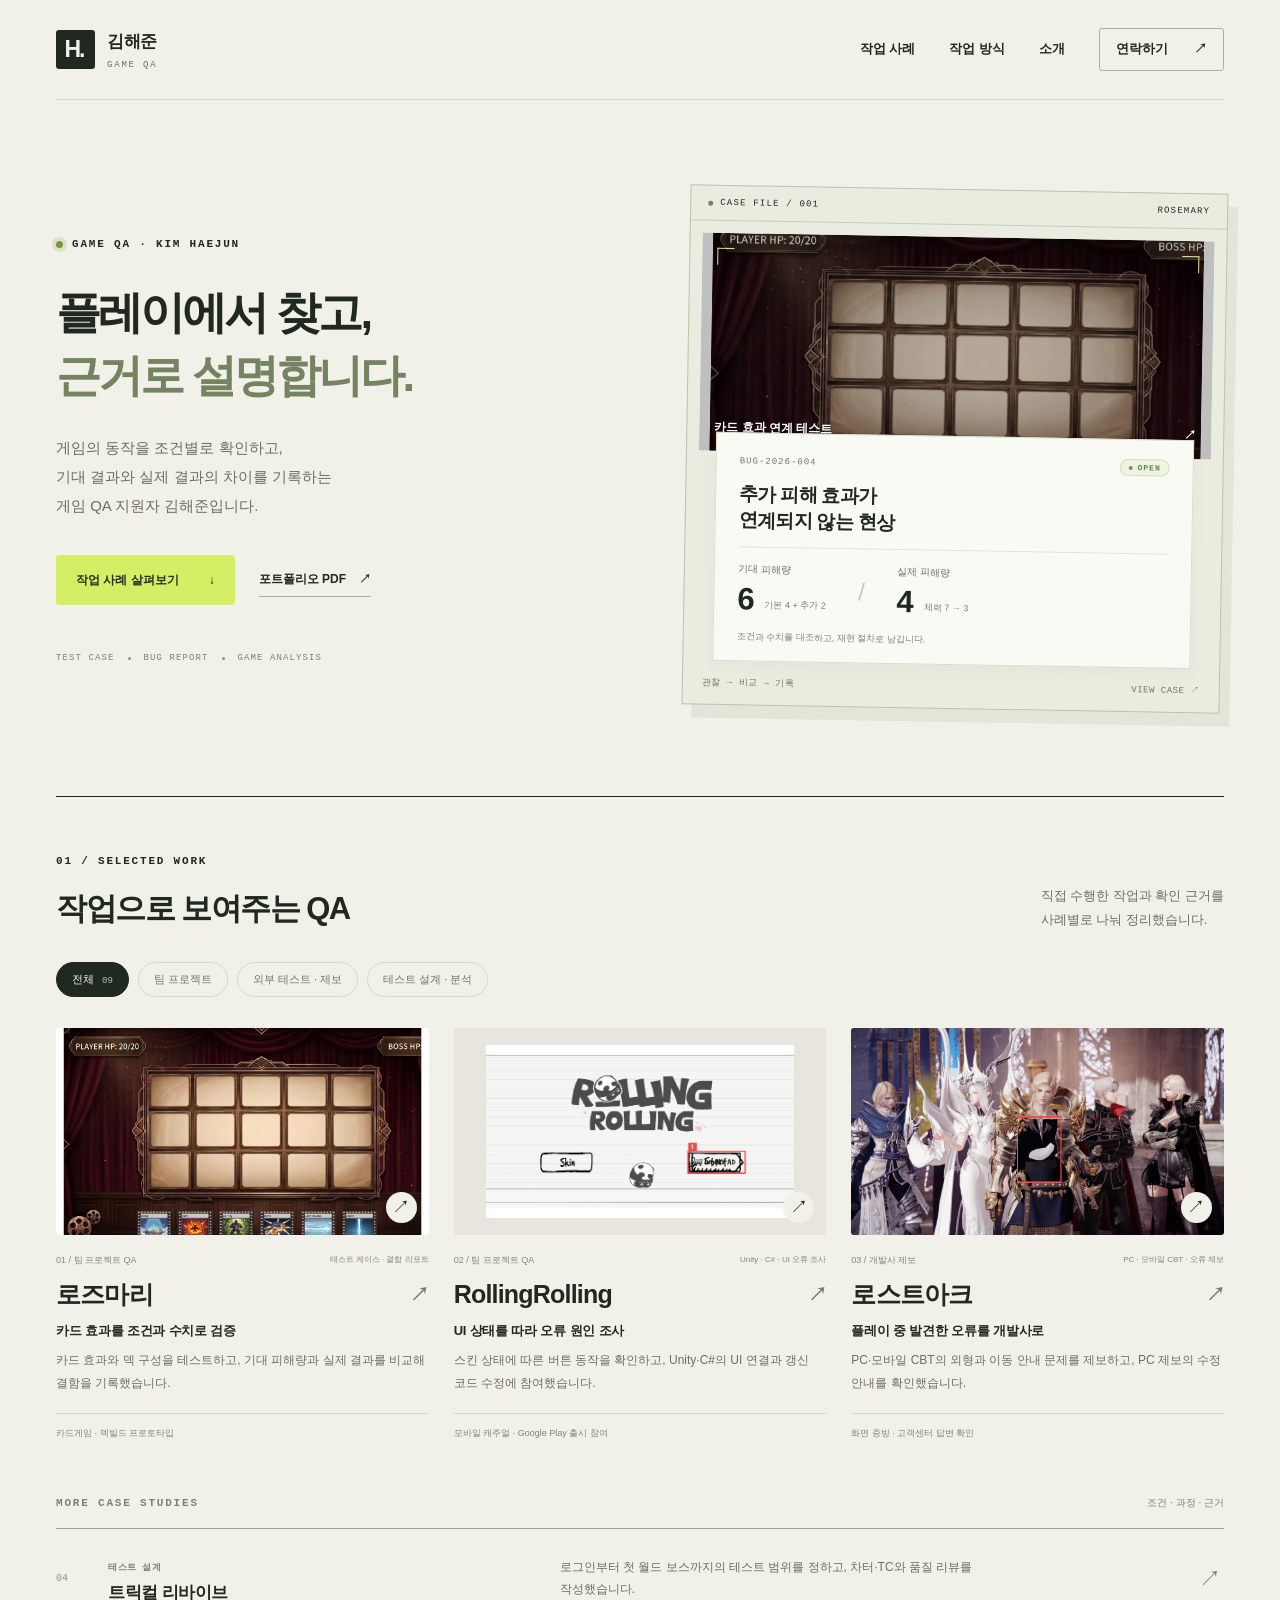
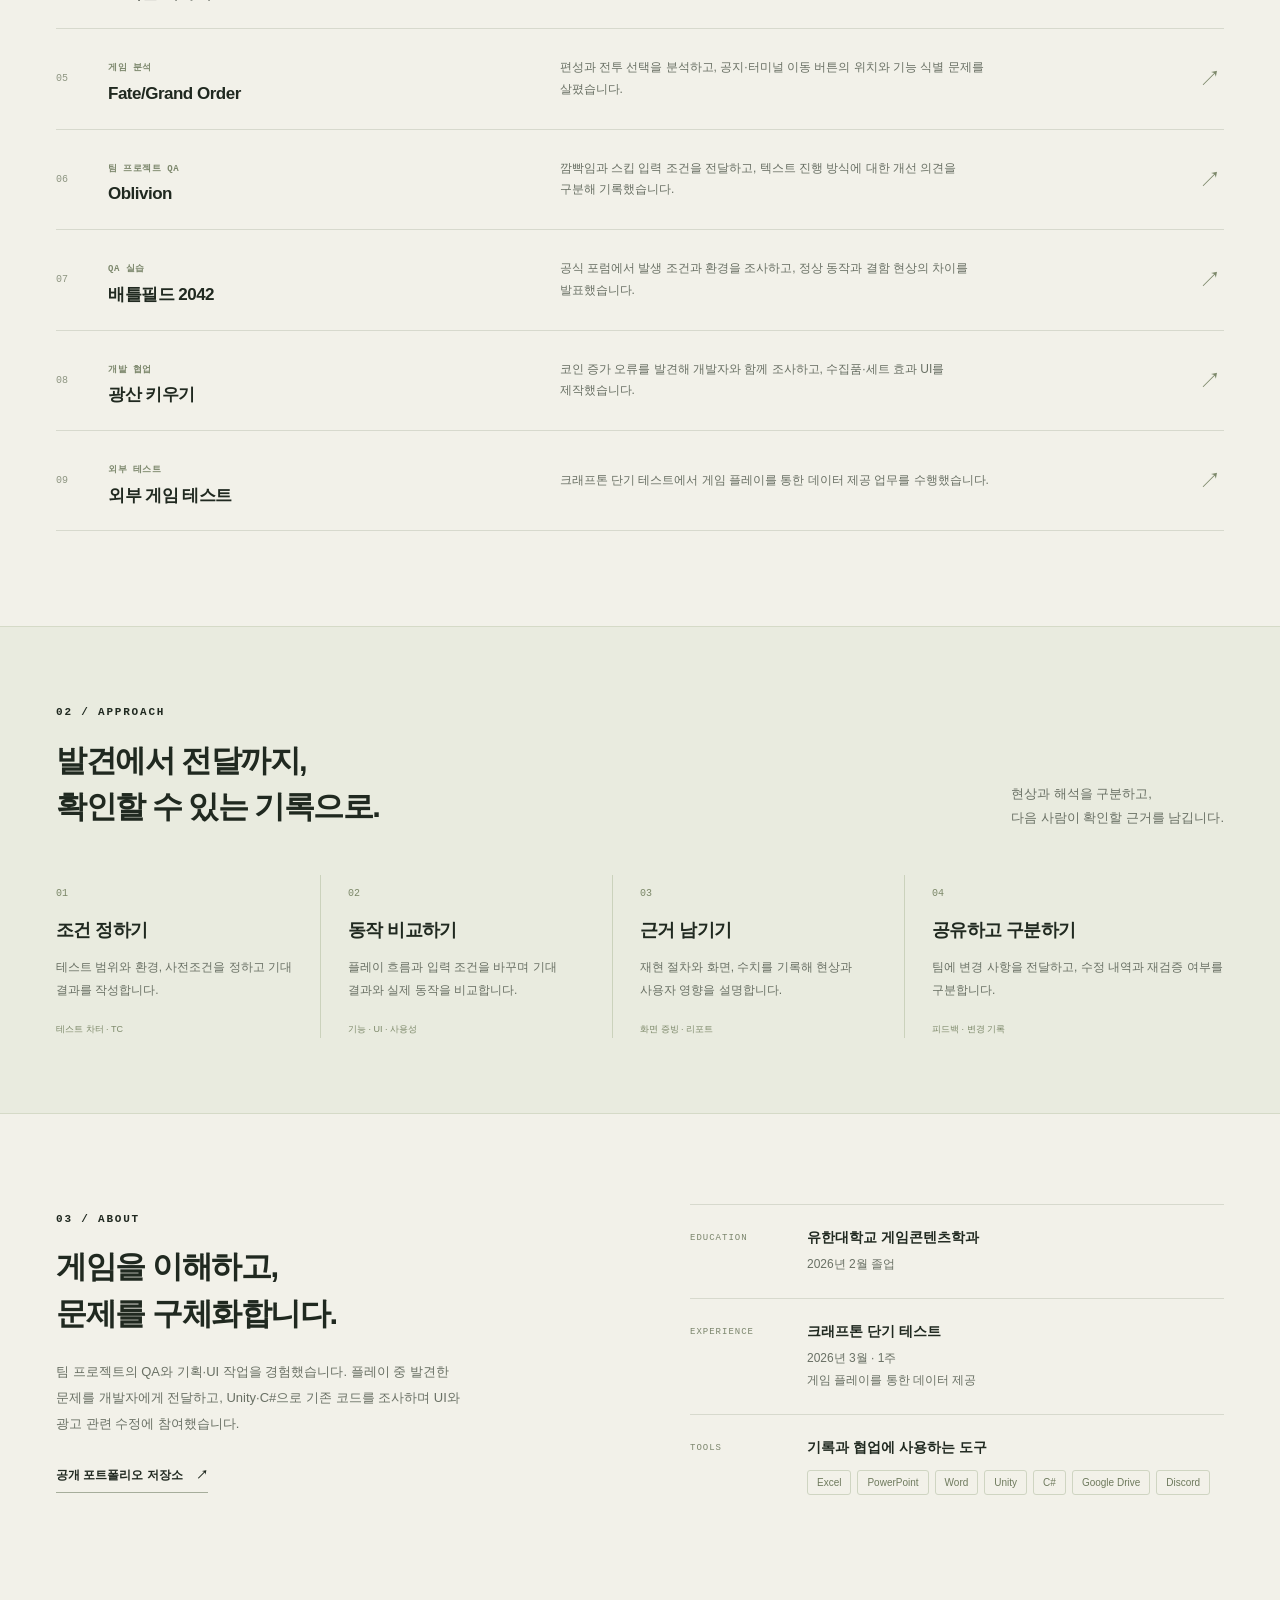
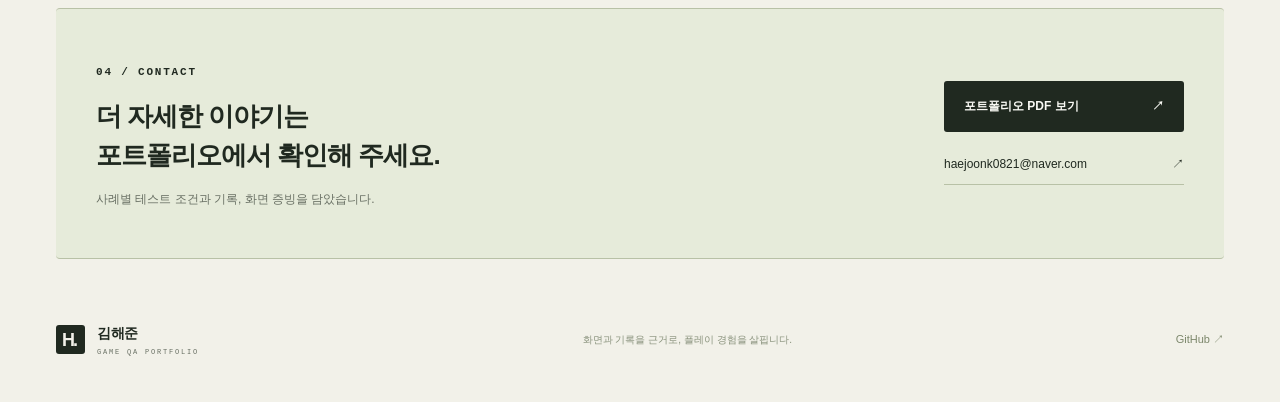
<file: index.html>
<!doctype html><html lang="ko"><head><meta charset="utf-8"><meta name="viewport" content="width=device-width,initial-scale=1"><title>김해준 | 게임 QA 포트폴리오</title><meta name="description" content="테스트 케이스, 결함 리포트와 게임 분석. 김해준의 게임 QA 작업 사례와 포트폴리오입니다."><meta name="theme-color" content="#f2f1e9"><meta property="og:title" content="김해준 | 게임 QA 포트폴리오"><meta property="og:description" content="테스트 케이스, 결함 리포트와 게임 분석. 김해준의 게임 QA 작업 사례와 포트폴리오입니다."><meta property="og:type" content="website"><meta property="og:image" content="https://godmode59.github.io/assets/rosemary-start.png"><link rel="canonical" href="https://godmode59.github.io/"><link rel="icon" href="favicon.svg" type="image/svg+xml"><link rel="stylesheet" href="style.css?v=20261106-card-layout"><script src="app.js" defer></script></head><body><a class="skip" href="#main">본문으로 건너뛰기</a><header class="header wrap"><a class="brand" href="#top" aria-label="김해준 포트폴리오 홈"><span class="mark" aria-hidden="true">H.</span><span>김해준 <small>GAME QA</small></span></a><button class="menu-toggle" aria-expanded="false" aria-controls="navigation">메뉴 <span aria-hidden="true">＋</span></button><nav id="navigation" aria-label="주 메뉴"><a href="#work">작업 사례</a><a href="#approach">작업 방식</a><a href="#about">소개</a><a class="nav-contact" href="#contact">연락하기 <span aria-hidden="true">↗</span></a></nav></header><main id="main"><section class="hero wrap" id="top"><div class="hero-copy"><div class="eyebrow hero-eyebrow"><span class="dot"></span> GAME QA · KIM HAEJUN</div><h1>플레이에서 찾고,<br><span>근거로 설명합니다.</span></h1><p class="hero-description">게임의 동작을 조건별로 확인하고,<br>기대 결과와 실제 결과의 차이를 기록하는<br>게임 QA 지원자 김해준입니다.</p><div class="hero-actions"><a class="button primary" href="#work">작업 사례 살펴보기 <span>↓</span></a><a class="text-link" href="https://raw.githubusercontent.com/Godmode59/game-qa-portfolio/main/portfolio/%EA%B9%80%ED%95%B4%EC%A4%80_%EA%B2%8C%EC%9E%84QA_%ED%8F%AC%ED%8A%B8%ED%8F%B4%EB%A6%AC%EC%98%A4.pdf" target="_blank" rel="noopener noreferrer">포트폴리오 PDF <span>↗</span></a></div><div class="hero-foot"><span>TEST CASE</span><i></i><span>BUG REPORT</span><i></i><span>GAME ANALYSIS</span></div></div><a class="hero-visual" href="cases/rosemary.html" aria-label="로즈마리 카드 효과 결함 사례 보기"><div class="visual-header"><span><i></i> CASE FILE / 001</span><span>ROSEMARY</span></div><div class="visual-image"><img src="assets/rosemary-start.png" alt="로즈마리 카드게임의 그리드와 카드 화면" width="680" height="400" fetchpriority="high"><span class="cross cross-one"></span><span class="cross cross-two"></span><div class="visual-caption">카드 효과 연계 테스트 <span>↗</span></div></div><div class="report-card"><div class="report-heading"><span>BUG-2026-004</span><b><i></i> OPEN</b></div><h2>추가 피해 효과가<br>연계되지 않는 현상</h2><div class="report-comparison"><div><span>기대 피해량</span><strong>6</strong><small>기본 4 + 추가 2</small></div><span class="versus">/</span><div><span>실제 피해량</span><strong>4</strong><small>체력 7 → 3</small></div></div><p>조건과 수치를 대조하고, 재현 절차로 남깁니다.</p></div><div class="visual-bottom"><span>관찰 → 비교 → 기록</span><span>VIEW CASE ↗</span></div></a></section>
<section class="work-section wrap" id="work"><div class="section-top"><div><span class="eyebrow">01 / SELECTED WORK</span><h2>작업으로 보여주는 QA</h2></div><p>직접 수행한 작업과 확인 근거를<br>사례별로 나눠 정리했습니다.</p></div><div class="filters" role="group" aria-label="작업 사례 분류"><button class="filter active" data-filter="all" aria-pressed="true">전체 <span>09</span></button><button class="filter" data-filter="team" aria-pressed="false">팀 프로젝트</button><button class="filter" data-filter="report" aria-pressed="false">외부 테스트 · 제보</button><button class="filter" data-filter="design" aria-pressed="false">테스트 설계 · 분석</button></div><p class="sr-only" id="filter-status" aria-live="polite">전체 사례 9개</p><div class="featured-grid"><article class="project" data-category="team"><a class="project-image image-rosemary" href="cases/rosemary.html" tabindex="-1" aria-hidden="true"><img src="assets/rosemary-start.png" alt="" loading="lazy" width="680" height="400"><span class="image-arrow">↗</span></a><div class="project-kicker"><span>01 / 팀 프로젝트 QA</span><span>테스트 케이스 · 결함 리포트</span></div><h3><a href="cases/rosemary.html">로즈마리<span aria-hidden="true">↗</span></a></h3><h4>카드 효과를 조건과 수치로 검증</h4><p>카드 효과와 덱 구성을 테스트하고, 기대 피해량과 실제 결과를 비교해 결함을 기록했습니다.</p><div class="project-note">카드게임 · 덱빌드 프로토타입</div></article><article class="project" data-category="team"><a class="project-image image-rollingrolling" href="cases/rollingrolling.html" tabindex="-1" aria-hidden="true"><img src="assets/rollingrolling-buttons.png" alt="" loading="lazy" width="680" height="400"><span class="image-arrow">↗</span></a><div class="project-kicker"><span>02 / 팀 프로젝트 QA</span><span>Unity · C# · UI 오류 조사</span></div><h3><a href="cases/rollingrolling.html">RollingRolling<span aria-hidden="true">↗</span></a></h3><h4>UI 상태를 따라 오류 원인 조사</h4><p>스킨 상태에 따른 버튼 동작을 확인하고, Unity·C#의 UI 연결과 갱신 코드 수정에 참여했습니다.</p><div class="project-note">모바일 캐주얼 · Google Play 출시 참여</div></article><article class="project" data-category="report"><a class="project-image image-lostark" href="cases/lostark.html" tabindex="-1" aria-hidden="true"><img src="assets/lostark-pc.png" alt="" loading="lazy" width="680" height="400"><span class="image-arrow">↗</span></a><div class="project-kicker"><span>03 / 개발사 제보</span><span>PC · 모바일 CBT · 오류 제보</span></div><h3><a href="cases/lostark.html">로스트아크<span aria-hidden="true">↗</span></a></h3><h4>플레이 중 발견한 오류를 개발사로</h4><p>PC·모바일 CBT의 외형과 이동 안내 문제를 제보하고, PC 제보의 수정 안내를 확인했습니다.</p><div class="project-note">화면 증빙 · 고객센터 답변 확인</div></article></div><div class="more-work-heading"><span class="eyebrow">MORE CASE STUDIES</span><span>조건 · 과정 · 근거</span></div><div class="case-list"><article class="case-row" data-category="design"><span class="case-num">04</span><div class="case-title"><span class="eyebrow">테스트 설계</span><h3><a href="cases/trickcal.html">트릭컬 리바이브</a></h3></div><p>로그인부터 첫 월드 보스까지의 테스트 범위를 정하고, 차터·TC와 품질 리뷰를 작성했습니다.</p><a class="row-arrow" href="cases/trickcal.html" aria-label="트릭컬 리바이브 사례 보기">↗</a></article><article class="case-row" data-category="design"><span class="case-num">05</span><div class="case-title"><span class="eyebrow">게임 분석</span><h3><a href="cases/fgo.html">Fate/Grand Order</a></h3></div><p>편성과 전투 선택을 분석하고, 공지·터미널 이동 버튼의 위치와 기능 식별 문제를 살폈습니다.</p><a class="row-arrow" href="cases/fgo.html" aria-label="Fate/Grand Order 사례 보기">↗</a></article><article class="case-row" data-category="team"><span class="case-num">06</span><div class="case-title"><span class="eyebrow">팀 프로젝트 QA</span><h3><a href="cases/oblivion.html">Oblivion</a></h3></div><p>깜빡임과 스킵 입력 조건을 전달하고, 텍스트 진행 방식에 대한 개선 의견을 구분해 기록했습니다.</p><a class="row-arrow" href="cases/oblivion.html" aria-label="Oblivion 사례 보기">↗</a></article><article class="case-row" data-category="design"><span class="case-num">07</span><div class="case-title"><span class="eyebrow">QA 실습</span><h3><a href="cases/battlefield2042.html">배틀필드 2042</a></h3></div><p>공식 포럼에서 발생 조건과 환경을 조사하고, 정상 동작과 결함 현상의 차이를 발표했습니다.</p><a class="row-arrow" href="cases/battlefield2042.html" aria-label="배틀필드 2042 사례 보기">↗</a></article><article class="case-row" data-category="team"><span class="case-num">08</span><div class="case-title"><span class="eyebrow">개발 협업</span><h3><a href="cases/mining.html">광산 키우기</a></h3></div><p>코인 증가 오류를 발견해 개발자와 함께 조사하고, 수집품·세트 효과 UI를 제작했습니다.</p><a class="row-arrow" href="cases/mining.html" aria-label="광산 키우기 사례 보기">↗</a></article><article class="case-row" data-category="report"><span class="case-num">09</span><div class="case-title"><span class="eyebrow">외부 테스트</span><h3><a href="cases/external-tests.html">외부 게임 테스트</a></h3></div><p>크래프톤 단기 테스트에서 게임 플레이를 통한 데이터 제공 업무를 수행했습니다.</p><a class="row-arrow" href="cases/external-tests.html" aria-label="외부 게임 테스트 사례 보기">↗</a></article></div></section>
<section class="approach-section" id="approach"><div class="wrap"><div class="section-top"><div><span class="eyebrow">02 / APPROACH</span><h2>발견에서 전달까지,<br>확인할 수 있는 기록으로.</h2></div><p>현상과 해석을 구분하고,<br>다음 사람이 확인할 근거를 남깁니다.</p></div><div class="steps"><article><span class="step-number">01</span><h3>조건 정하기</h3><p>테스트 범위와 환경, 사전조건을 정하고 기대 결과를 작성합니다.</p><span class="step-tag">테스트 차터 · TC</span></article><article><span class="step-number">02</span><h3>동작 비교하기</h3><p>플레이 흐름과 입력 조건을 바꾸며 기대 결과와 실제 동작을 비교합니다.</p><span class="step-tag">기능 · UI · 사용성</span></article><article><span class="step-number">03</span><h3>근거 남기기</h3><p>재현 절차와 화면, 수치를 기록해 현상과 사용자 영향을 설명합니다.</p><span class="step-tag">화면 증빙 · 리포트</span></article><article><span class="step-number">04</span><h3>공유하고 구분하기</h3><p>팀에 변경 사항을 전달하고, 수정 내역과 재검증 여부를 구분합니다.</p><span class="step-tag">피드백 · 변경 기록</span></article></div></div></section>
<section class="about-section wrap" id="about"><div class="about-heading"><span class="eyebrow">03 / ABOUT</span><h2>게임을 이해하고,<br>문제를 구체화합니다.</h2><p>팀 프로젝트의 QA와 기획·UI 작업을 경험했습니다. 플레이 중 발견한 문제를 개발자에게 전달하고, Unity·C#으로 기존 코드를 조사하며 UI와 광고 관련 수정에 참여했습니다.</p><a class="text-link" href="https://github.com/Godmode59/game-qa-portfolio" target="_blank" rel="noopener noreferrer">공개 포트폴리오 저장소 <span>↗</span></a></div><div class="about-details"><div class="detail-row"><span>EDUCATION</span><div><h3>유한대학교 게임콘텐츠학과</h3><p>2026년 2월 졸업</p></div></div><div class="detail-row"><span>EXPERIENCE</span><div><h3>크래프톤 단기 테스트</h3><p>2026년 3월 · 1주<br>게임 플레이를 통한 데이터 제공</p></div></div><div class="detail-row tools"><span>TOOLS</span><div><h3>기록과 협업에 사용하는 도구</h3><div class="tool-tags"><span>Excel</span><span>PowerPoint</span><span>Word</span><span>Unity</span><span>C#</span><span>Google Drive</span><span>Discord</span></div></div></div></div></section>
<section class="contact-section wrap" id="contact"><div><span class="eyebrow">04 / CONTACT</span><h2>더 자세한 이야기는<br>포트폴리오에서 확인해 주세요.</h2><p>사례별 테스트 조건과 기록, 화면 증빙을 담았습니다.</p></div><div class="contact-actions"><a class="button dark" href="https://raw.githubusercontent.com/Godmode59/game-qa-portfolio/main/portfolio/%EA%B9%80%ED%95%B4%EC%A4%80_%EA%B2%8C%EC%9E%84QA_%ED%8F%AC%ED%8A%B8%ED%8F%B4%EB%A6%AC%EC%98%A4.pdf" target="_blank" rel="noopener noreferrer">포트폴리오 PDF 보기 <span>↗</span></a><a class="email" href="mailto:haejoonk0821@naver.com">haejoonk0821@naver.com <span>↗</span></a></div></section></main><footer class="footer wrap"><a class="brand" href="index.html"><span class="mark" aria-hidden="true">H.</span><span>김해준 <small>GAME QA PORTFOLIO</small></span></a><p>화면과 기록을 근거로, 플레이 경험을 살핍니다.</p><a href="https://github.com/Godmode59/game-qa-portfolio" target="_blank" rel="noopener noreferrer">GitHub <span aria-hidden="true">↗</span></a></footer></body></html>
</file>
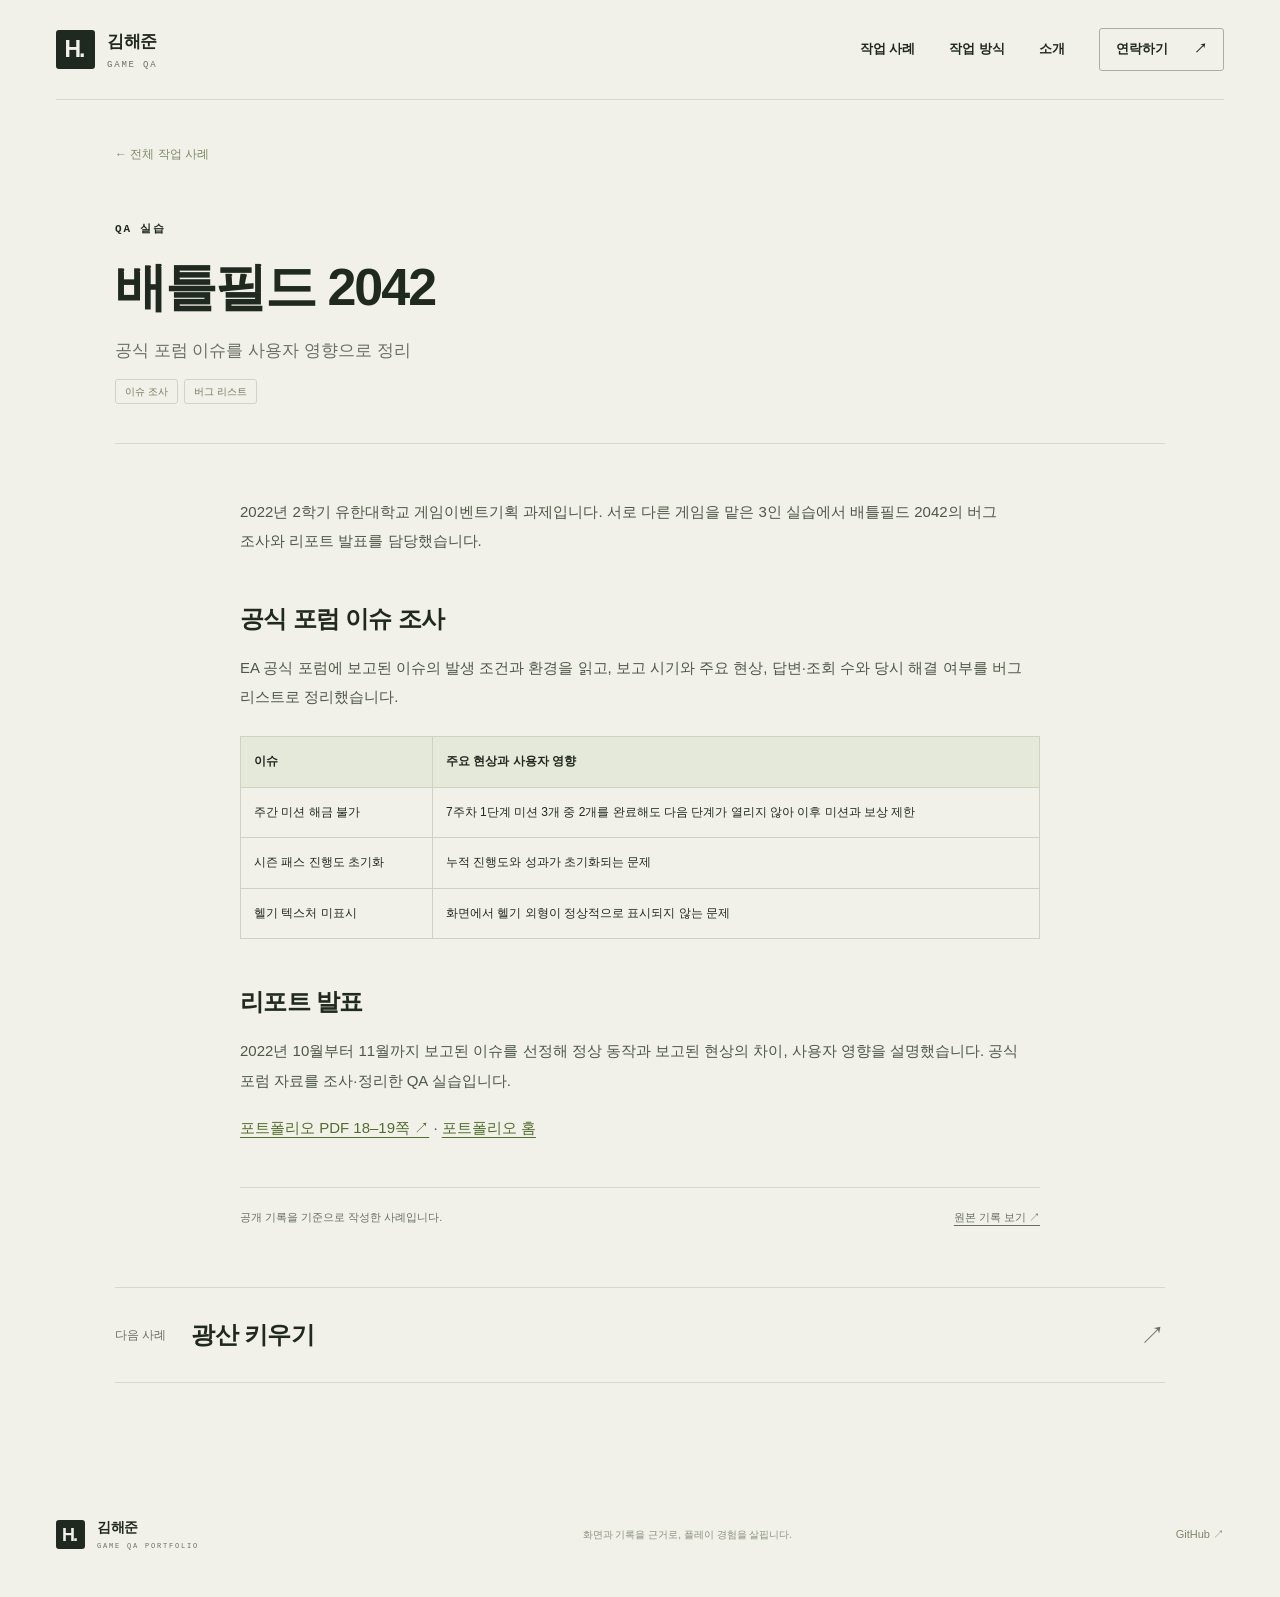
<file: cases/battlefield2042.html>
<!doctype html><html lang="ko"><head><meta charset="utf-8"><meta name="viewport" content="width=device-width,initial-scale=1"><title>배틀필드 2042 | 김해준 게임 QA</title><meta name="description" content="공식 포럼에서 발생 조건과 환경을 조사하고, 정상 동작과 결함 현상의 차이를 발표했습니다."><meta name="theme-color" content="#f2f1e9"><meta property="og:title" content="배틀필드 2042 | 김해준 게임 QA"><meta property="og:description" content="공식 포럼에서 발생 조건과 환경을 조사하고, 정상 동작과 결함 현상의 차이를 발표했습니다."><meta property="og:type" content="website"><meta property="og:image" content="https://godmode59.github.io/assets/rosemary-start.png"><link rel="canonical" href="https://godmode59.github.io/cases/battlefield2042.html"><link rel="icon" href="../favicon.svg" type="image/svg+xml"><link rel="stylesheet" href="../style.css?v=20261106-card-layout"><script src="../app.js" defer></script></head><body><a class="skip" href="#main">본문으로 건너뛰기</a><header class="header wrap"><a class="brand" href="../index.html" aria-label="김해준 포트폴리오 홈"><span class="mark" aria-hidden="true">H.</span><span>김해준 <small>GAME QA</small></span></a><button class="menu-toggle" aria-expanded="false" aria-controls="navigation">메뉴 <span aria-hidden="true">＋</span></button><nav id="navigation" aria-label="주 메뉴"><a href="../index.html#work">작업 사례</a><a href="../index.html#approach">작업 방식</a><a href="../index.html#about">소개</a><a class="nav-contact" href="../index.html#contact">연락하기 <span aria-hidden="true">↗</span></a></nav></header><main id="main" class="case-page wrap"><a class="back-link" href="../index.html#work">← 전체 작업 사례</a><div class="case-page-header"><span class="eyebrow">QA 실습</span><h1>배틀필드 2042</h1><p>공식 포럼 이슈를 사용자 영향으로 정리</p><div class="tool-tags"><span>이슈 조사</span><span>버그 리스트</span></div></div><article class="article-body"><p>2022년 2학기 유한대학교 게임이벤트기획 과제입니다. 서로 다른 게임을 맡은 3인 실습에서 배틀필드 2042의 버그 조사와 리포트 발표를 담당했습니다.</p>
<h2>공식 포럼 이슈 조사</h2>
<p>EA 공식 포럼에 보고된 이슈의 발생 조건과 환경을 읽고, 보고 시기와 주요 현상, 답변·조회 수와 당시 해결 여부를 버그 리스트로 정리했습니다.</p>
<div class="table-scroll" tabindex="0" role="region" aria-label="사례 비교 표"><table><thead><tr><th>이슈</th><th>주요 현상과 사용자 영향</th></tr></thead><tbody><tr><td>주간 미션 해금 불가</td><td>7주차 1단계 미션 3개 중 2개를 완료해도 다음 단계가 열리지 않아 이후 미션과 보상 제한</td></tr><tr><td>시즌 패스 진행도 초기화</td><td>누적 진행도와 성과가 초기화되는 문제</td></tr><tr><td>헬기 텍스처 미표시</td><td>화면에서 헬기 외형이 정상적으로 표시되지 않는 문제</td></tr></tbody></table></div>
<h2>리포트 발표</h2>
<p>2022년 10월부터 11월까지 보고된 이슈를 선정해 정상 동작과 보고된 현상의 차이, 사용자 영향을 설명했습니다. 공식 포럼 자료를 조사·정리한 QA 실습입니다.</p>
<p><a href="https://raw.githubusercontent.com/Godmode59/game-qa-portfolio/main/portfolio/%EA%B9%80%ED%95%B4%EC%A4%80_%EA%B2%8C%EC%9E%84QA_%ED%8F%AC%ED%8A%B8%ED%8F%B4%EB%A6%AC%EC%98%A4.pdf" target="_blank" rel="noopener noreferrer">포트폴리오 PDF 18–19쪽 ↗</a> · <a href="../index.html">포트폴리오 홈</a></p></article><div class="case-source"><span>공개 기록을 기준으로 작성한 사례입니다.</span><a href="https://github.com/Godmode59/game-qa-portfolio/blob/main/cases/battlefield2042.md" target="_blank" rel="noopener noreferrer">원본 기록 보기 ↗</a></div><a class="next-case" href="mining.html"><span>다음 사례</span><strong>광산 키우기</strong><span>↗</span></a></main><footer class="footer wrap"><a class="brand" href="../index.html"><span class="mark" aria-hidden="true">H.</span><span>김해준 <small>GAME QA PORTFOLIO</small></span></a><p>화면과 기록을 근거로, 플레이 경험을 살핍니다.</p><a href="https://github.com/Godmode59/game-qa-portfolio" target="_blank" rel="noopener noreferrer">GitHub <span aria-hidden="true">↗</span></a></footer></body></html>
</file>
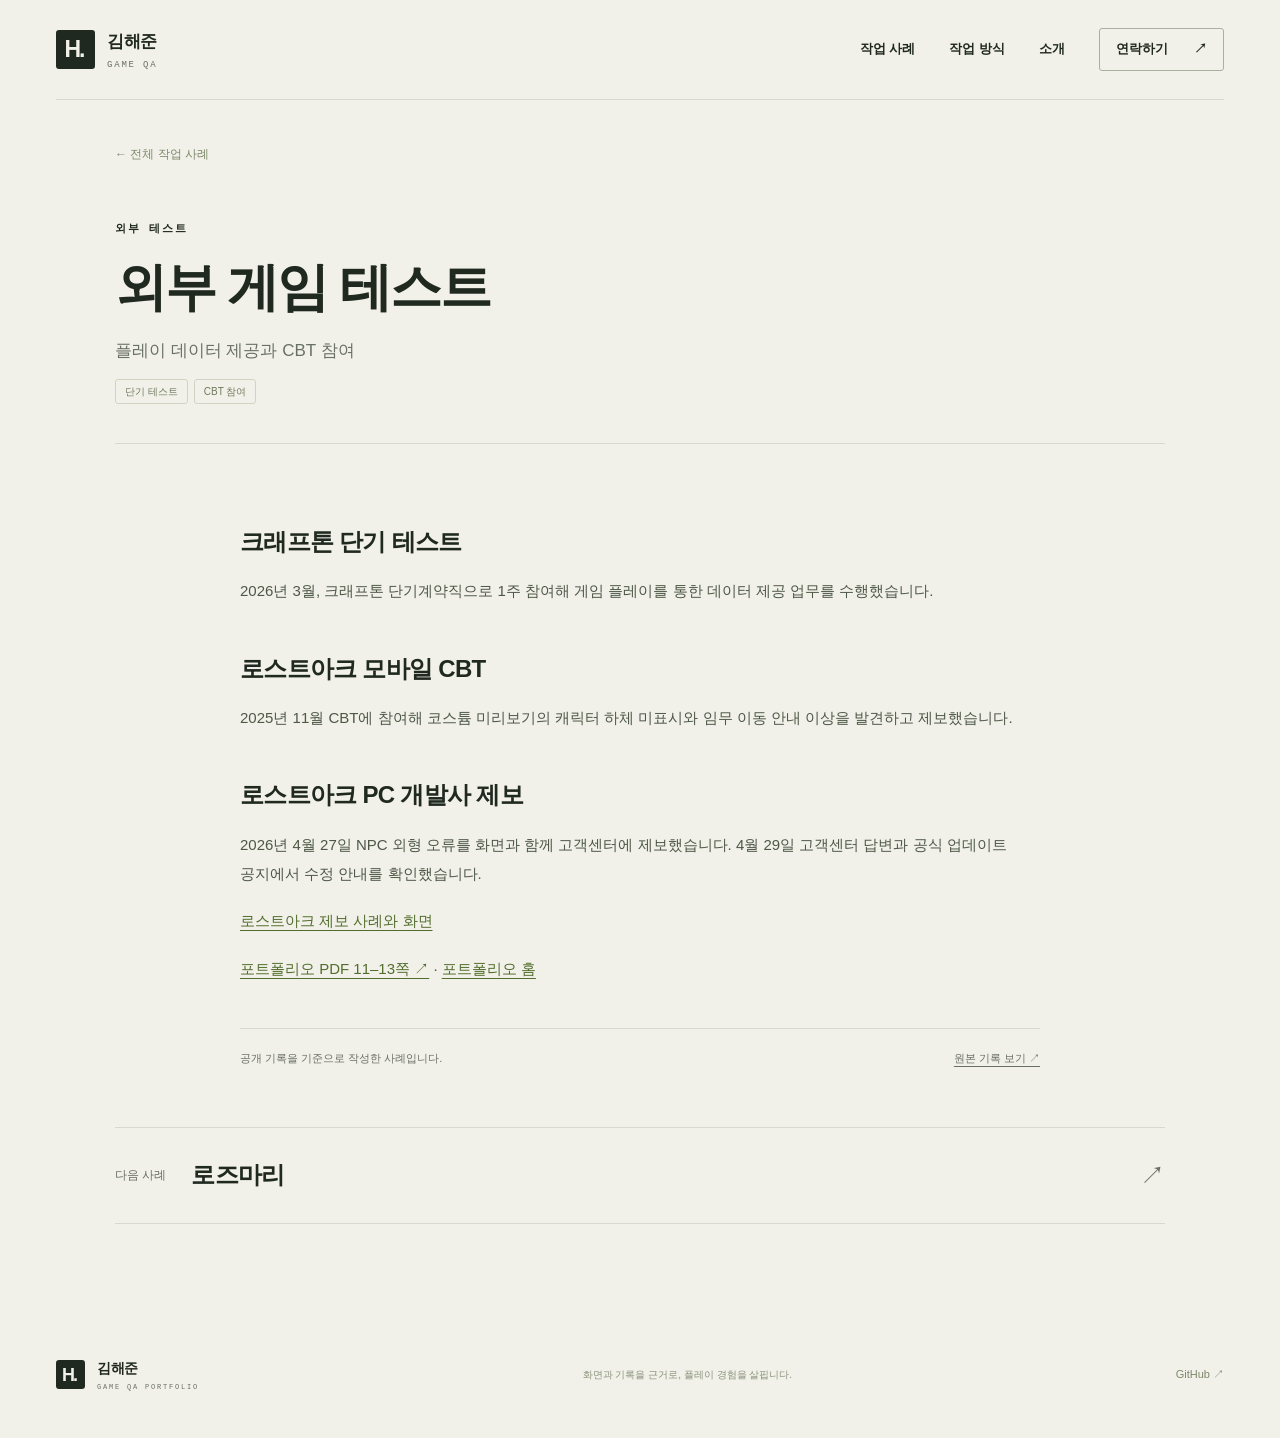
<file: cases/external-tests.html>
<!doctype html><html lang="ko"><head><meta charset="utf-8"><meta name="viewport" content="width=device-width,initial-scale=1"><title>외부 게임 테스트 | 김해준 게임 QA</title><meta name="description" content="크래프톤 단기 테스트에서 게임 플레이를 통한 데이터 제공 업무를 수행했습니다."><meta name="theme-color" content="#f2f1e9"><meta property="og:title" content="외부 게임 테스트 | 김해준 게임 QA"><meta property="og:description" content="크래프톤 단기 테스트에서 게임 플레이를 통한 데이터 제공 업무를 수행했습니다."><meta property="og:type" content="website"><meta property="og:image" content="https://godmode59.github.io/assets/rosemary-start.png"><link rel="canonical" href="https://godmode59.github.io/cases/external-tests.html"><link rel="icon" href="../favicon.svg" type="image/svg+xml"><link rel="stylesheet" href="../style.css?v=20261106-card-layout"><script src="../app.js" defer></script></head><body><a class="skip" href="#main">본문으로 건너뛰기</a><header class="header wrap"><a class="brand" href="../index.html" aria-label="김해준 포트폴리오 홈"><span class="mark" aria-hidden="true">H.</span><span>김해준 <small>GAME QA</small></span></a><button class="menu-toggle" aria-expanded="false" aria-controls="navigation">메뉴 <span aria-hidden="true">＋</span></button><nav id="navigation" aria-label="주 메뉴"><a href="../index.html#work">작업 사례</a><a href="../index.html#approach">작업 방식</a><a href="../index.html#about">소개</a><a class="nav-contact" href="../index.html#contact">연락하기 <span aria-hidden="true">↗</span></a></nav></header><main id="main" class="case-page wrap"><a class="back-link" href="../index.html#work">← 전체 작업 사례</a><div class="case-page-header"><span class="eyebrow">외부 테스트</span><h1>외부 게임 테스트</h1><p>플레이 데이터 제공과 CBT 참여</p><div class="tool-tags"><span>단기 테스트</span><span>CBT 참여</span></div></div><article class="article-body"><h2>크래프톤 단기 테스트</h2>
<p>2026년 3월, 크래프톤 단기계약직으로 1주 참여해 게임 플레이를 통한 데이터 제공 업무를 수행했습니다.</p>
<h2>로스트아크 모바일 CBT</h2>
<p>2025년 11월 CBT에 참여해 코스튬 미리보기의 캐릭터 하체 미표시와 임무 이동 안내 이상을 발견하고 제보했습니다.</p>
<h2>로스트아크 PC 개발사 제보</h2>
<p>2026년 4월 27일 NPC 외형 오류를 화면과 함께 고객센터에 제보했습니다. 4월 29일 고객센터 답변과 공식 업데이트 공지에서 수정 안내를 확인했습니다.</p>
<p><a href="lostark.html">로스트아크 제보 사례와 화면</a></p>
<p><a href="https://raw.githubusercontent.com/Godmode59/game-qa-portfolio/main/portfolio/%EA%B9%80%ED%95%B4%EC%A4%80_%EA%B2%8C%EC%9E%84QA_%ED%8F%AC%ED%8A%B8%ED%8F%B4%EB%A6%AC%EC%98%A4.pdf" target="_blank" rel="noopener noreferrer">포트폴리오 PDF 11–13쪽 ↗</a> · <a href="../index.html">포트폴리오 홈</a></p></article><div class="case-source"><span>공개 기록을 기준으로 작성한 사례입니다.</span><a href="https://github.com/Godmode59/game-qa-portfolio/blob/main/cases/external-tests.md" target="_blank" rel="noopener noreferrer">원본 기록 보기 ↗</a></div><a class="next-case" href="rosemary.html"><span>다음 사례</span><strong>로즈마리</strong><span>↗</span></a></main><footer class="footer wrap"><a class="brand" href="../index.html"><span class="mark" aria-hidden="true">H.</span><span>김해준 <small>GAME QA PORTFOLIO</small></span></a><p>화면과 기록을 근거로, 플레이 경험을 살핍니다.</p><a href="https://github.com/Godmode59/game-qa-portfolio" target="_blank" rel="noopener noreferrer">GitHub <span aria-hidden="true">↗</span></a></footer></body></html>
</file>
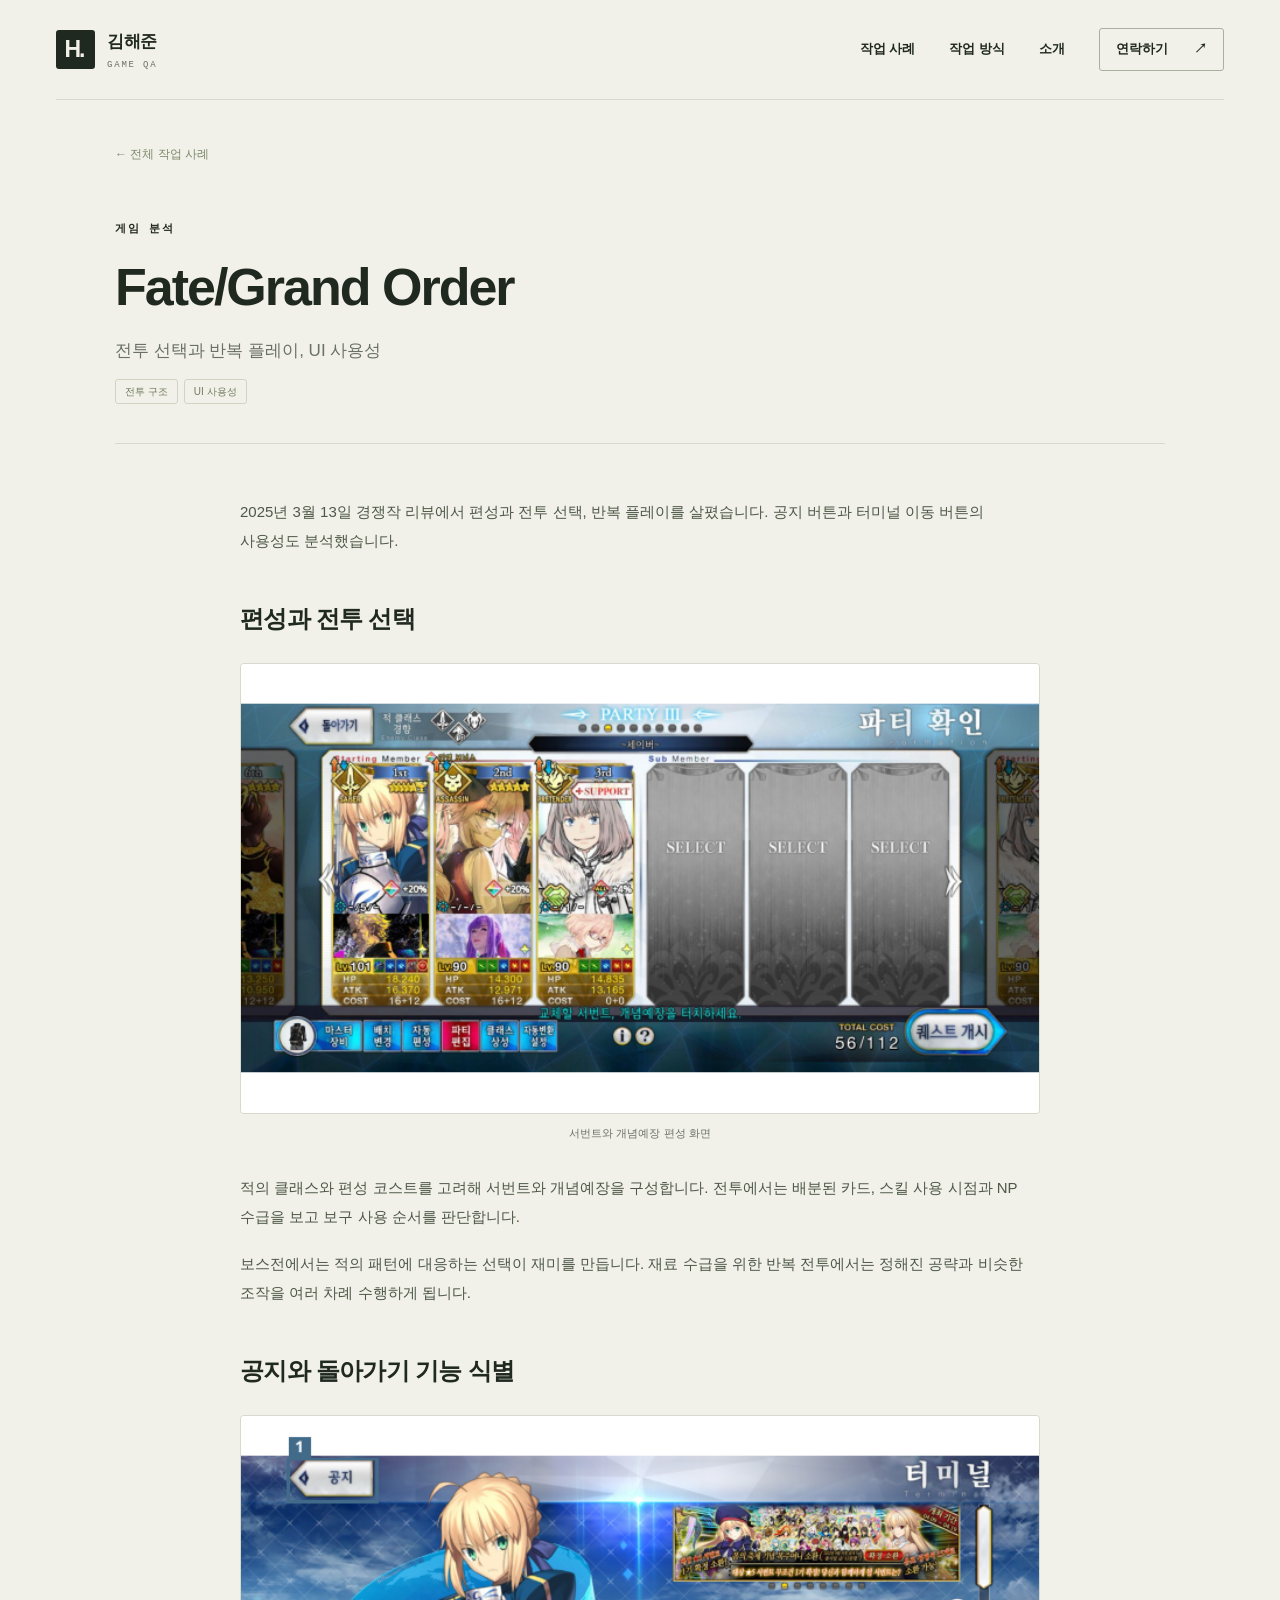
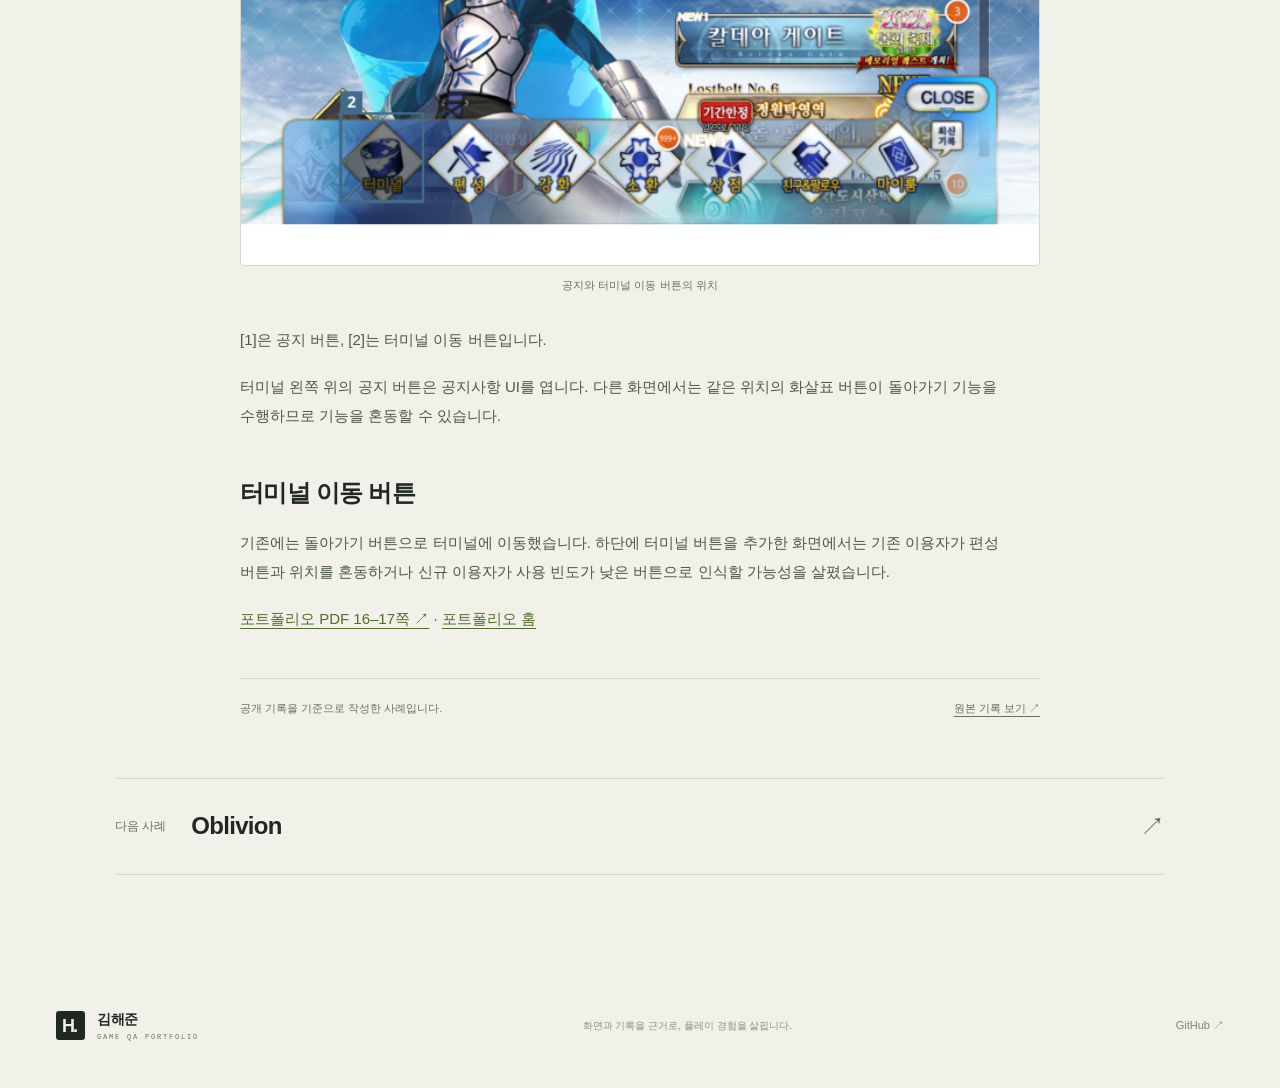
<file: cases/fgo.html>
<!doctype html><html lang="ko"><head><meta charset="utf-8"><meta name="viewport" content="width=device-width,initial-scale=1"><title>Fate/Grand Order | 김해준 게임 QA</title><meta name="description" content="편성과 전투 선택을 분석하고, 공지·터미널 이동 버튼의 위치와 기능 식별 문제를 살폈습니다."><meta name="theme-color" content="#f2f1e9"><meta property="og:title" content="Fate/Grand Order | 김해준 게임 QA"><meta property="og:description" content="편성과 전투 선택을 분석하고, 공지·터미널 이동 버튼의 위치와 기능 식별 문제를 살폈습니다."><meta property="og:type" content="website"><meta property="og:image" content="https://godmode59.github.io/assets/rosemary-start.png"><link rel="canonical" href="https://godmode59.github.io/cases/fgo.html"><link rel="icon" href="../favicon.svg" type="image/svg+xml"><link rel="stylesheet" href="../style.css?v=20261106-card-layout"><script src="../app.js" defer></script></head><body><a class="skip" href="#main">본문으로 건너뛰기</a><header class="header wrap"><a class="brand" href="../index.html" aria-label="김해준 포트폴리오 홈"><span class="mark" aria-hidden="true">H.</span><span>김해준 <small>GAME QA</small></span></a><button class="menu-toggle" aria-expanded="false" aria-controls="navigation">메뉴 <span aria-hidden="true">＋</span></button><nav id="navigation" aria-label="주 메뉴"><a href="../index.html#work">작업 사례</a><a href="../index.html#approach">작업 방식</a><a href="../index.html#about">소개</a><a class="nav-contact" href="../index.html#contact">연락하기 <span aria-hidden="true">↗</span></a></nav></header><main id="main" class="case-page wrap"><a class="back-link" href="../index.html#work">← 전체 작업 사례</a><div class="case-page-header"><span class="eyebrow">게임 분석</span><h1>Fate/Grand Order</h1><p>전투 선택과 반복 플레이, UI 사용성</p><div class="tool-tags"><span>전투 구조</span><span>UI 사용성</span></div></div><article class="article-body"><p>2025년 3월 13일 경쟁작 리뷰에서 편성과 전투 선택, 반복 플레이를 살폈습니다. 공지 버튼과 터미널 이동 버튼의 사용성도 분석했습니다.</p>
<h2>편성과 전투 선택</h2>
<figure><img src="../assets/fgo-party.png" alt="서번트와 개념예장 편성 화면" loading="lazy"><figcaption>서번트와 개념예장 편성 화면</figcaption></figure>
<p>적의 클래스와 편성 코스트를 고려해 서번트와 개념예장을 구성합니다. 전투에서는 배분된 카드, 스킬 사용 시점과 NP 수급을 보고 보구 사용 순서를 판단합니다.</p>
<p>보스전에서는 적의 패턴에 대응하는 선택이 재미를 만듭니다. 재료 수급을 위한 반복 전투에서는 정해진 공략과 비슷한 조작을 여러 차례 수행하게 됩니다.</p>
<h2>공지와 돌아가기 기능 식별</h2>
<figure><img src="../assets/fgo-ui.png" alt="공지와 터미널 이동 버튼의 위치" loading="lazy"><figcaption>공지와 터미널 이동 버튼의 위치</figcaption></figure>
<p>[1]은 공지 버튼, [2]는 터미널 이동 버튼입니다.</p>
<p>터미널 왼쪽 위의 공지 버튼은 공지사항 UI를 엽니다. 다른 화면에서는 같은 위치의 화살표 버튼이 돌아가기 기능을 수행하므로 기능을 혼동할 수 있습니다.</p>
<h2>터미널 이동 버튼</h2>
<p>기존에는 돌아가기 버튼으로 터미널에 이동했습니다. 하단에 터미널 버튼을 추가한 화면에서는 기존 이용자가 편성 버튼과 위치를 혼동하거나 신규 이용자가 사용 빈도가 낮은 버튼으로 인식할 가능성을 살폈습니다.</p>
<p><a href="https://raw.githubusercontent.com/Godmode59/game-qa-portfolio/main/portfolio/%EA%B9%80%ED%95%B4%EC%A4%80_%EA%B2%8C%EC%9E%84QA_%ED%8F%AC%ED%8A%B8%ED%8F%B4%EB%A6%AC%EC%98%A4.pdf" target="_blank" rel="noopener noreferrer">포트폴리오 PDF 16–17쪽 ↗</a> · <a href="../index.html">포트폴리오 홈</a></p></article><div class="case-source"><span>공개 기록을 기준으로 작성한 사례입니다.</span><a href="https://github.com/Godmode59/game-qa-portfolio/blob/main/cases/fgo.md" target="_blank" rel="noopener noreferrer">원본 기록 보기 ↗</a></div><a class="next-case" href="oblivion.html"><span>다음 사례</span><strong>Oblivion</strong><span>↗</span></a></main><footer class="footer wrap"><a class="brand" href="../index.html"><span class="mark" aria-hidden="true">H.</span><span>김해준 <small>GAME QA PORTFOLIO</small></span></a><p>화면과 기록을 근거로, 플레이 경험을 살핍니다.</p><a href="https://github.com/Godmode59/game-qa-portfolio" target="_blank" rel="noopener noreferrer">GitHub <span aria-hidden="true">↗</span></a></footer></body></html>
</file>
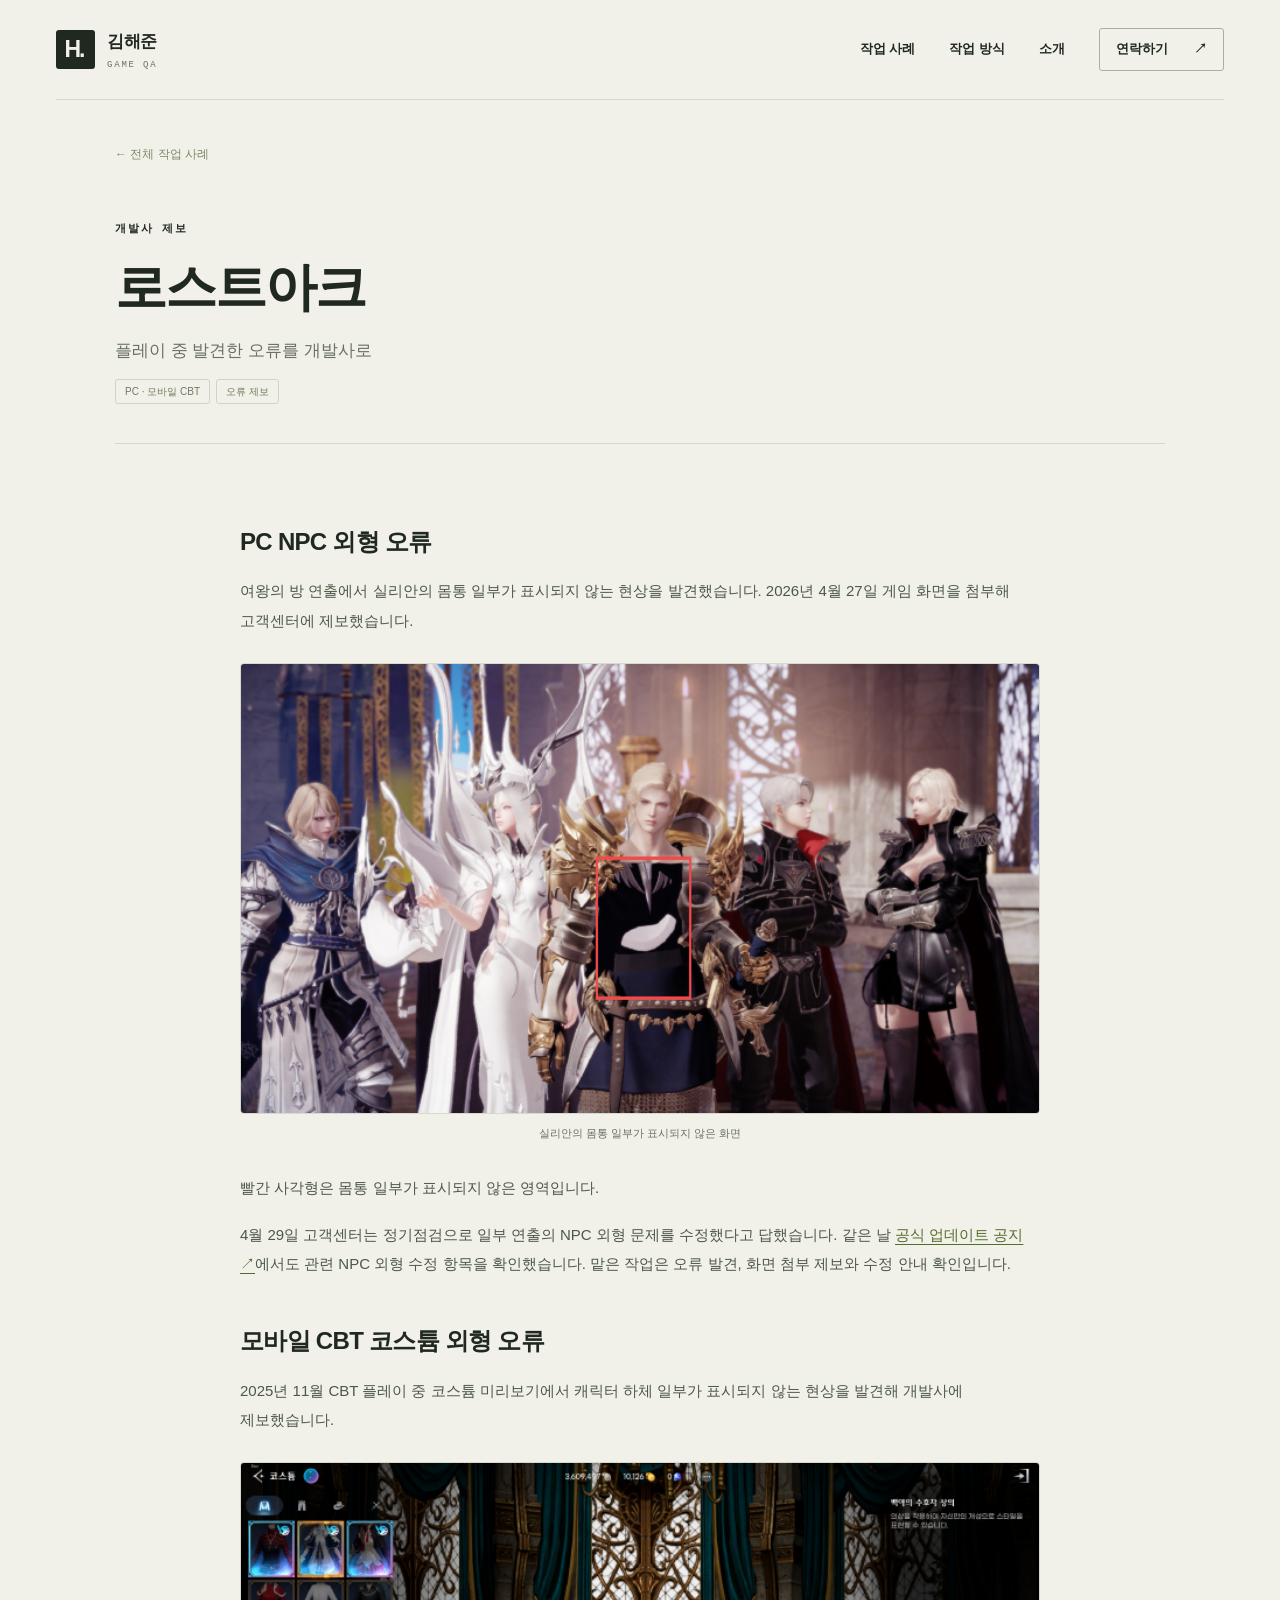
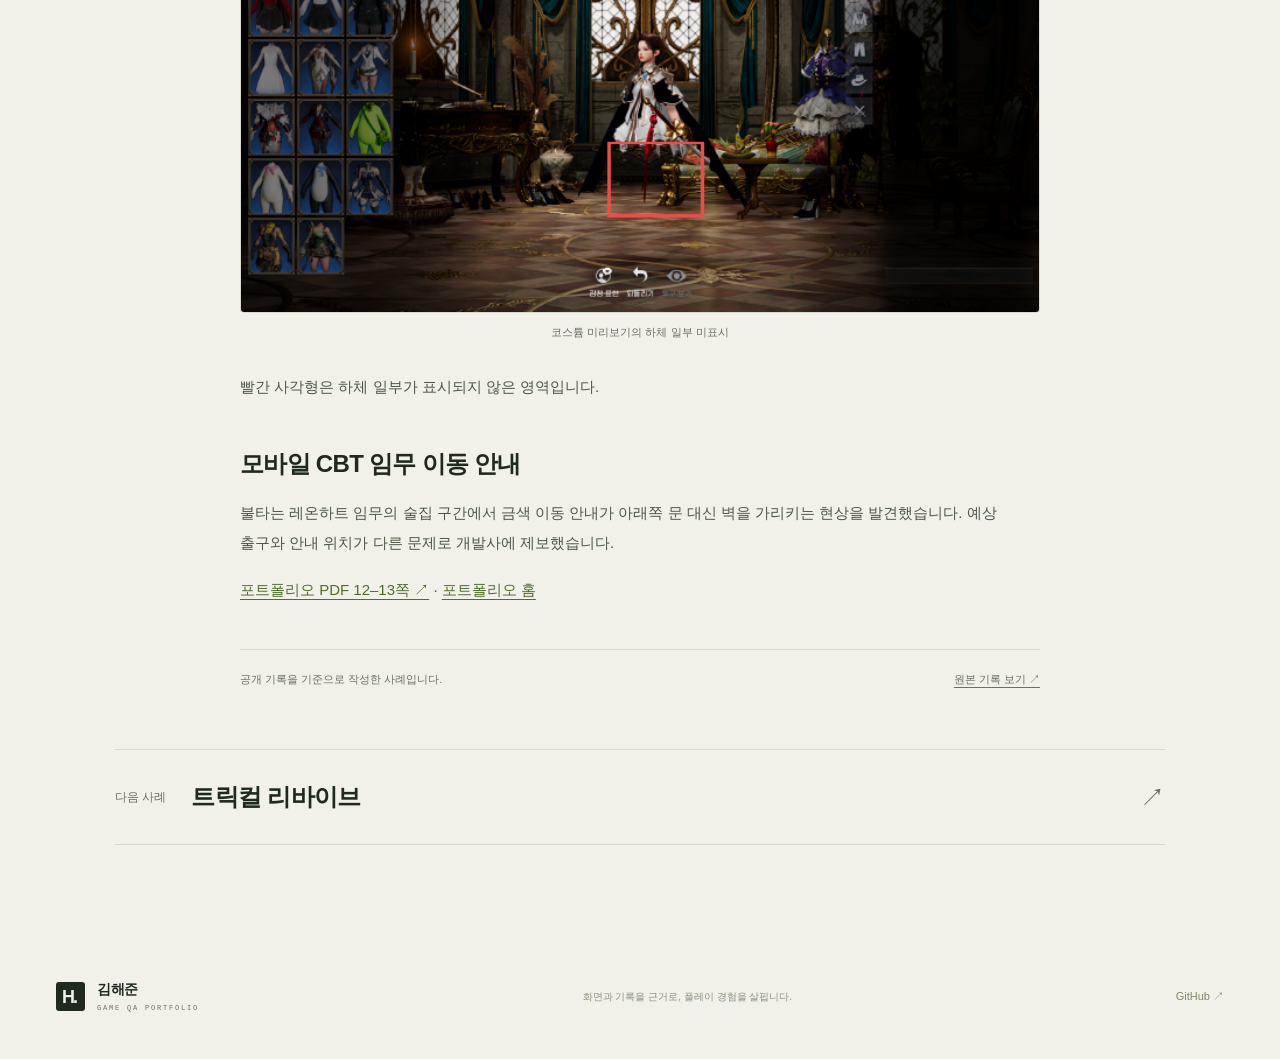
<file: cases/lostark.html>
<!doctype html><html lang="ko"><head><meta charset="utf-8"><meta name="viewport" content="width=device-width,initial-scale=1"><title>로스트아크 | 김해준 게임 QA</title><meta name="description" content="PC·모바일 CBT의 외형과 이동 안내 문제를 제보하고, PC 제보의 수정 안내를 확인했습니다."><meta name="theme-color" content="#f2f1e9"><meta property="og:title" content="로스트아크 | 김해준 게임 QA"><meta property="og:description" content="PC·모바일 CBT의 외형과 이동 안내 문제를 제보하고, PC 제보의 수정 안내를 확인했습니다."><meta property="og:type" content="website"><meta property="og:image" content="https://godmode59.github.io/assets/rosemary-start.png"><link rel="canonical" href="https://godmode59.github.io/cases/lostark.html"><link rel="icon" href="../favicon.svg" type="image/svg+xml"><link rel="stylesheet" href="../style.css?v=20261106-card-layout"><script src="../app.js" defer></script></head><body><a class="skip" href="#main">본문으로 건너뛰기</a><header class="header wrap"><a class="brand" href="../index.html" aria-label="김해준 포트폴리오 홈"><span class="mark" aria-hidden="true">H.</span><span>김해준 <small>GAME QA</small></span></a><button class="menu-toggle" aria-expanded="false" aria-controls="navigation">메뉴 <span aria-hidden="true">＋</span></button><nav id="navigation" aria-label="주 메뉴"><a href="../index.html#work">작업 사례</a><a href="../index.html#approach">작업 방식</a><a href="../index.html#about">소개</a><a class="nav-contact" href="../index.html#contact">연락하기 <span aria-hidden="true">↗</span></a></nav></header><main id="main" class="case-page wrap"><a class="back-link" href="../index.html#work">← 전체 작업 사례</a><div class="case-page-header"><span class="eyebrow">개발사 제보</span><h1>로스트아크</h1><p>플레이 중 발견한 오류를 개발사로</p><div class="tool-tags"><span>PC · 모바일 CBT</span><span>오류 제보</span></div></div><article class="article-body"><h2>PC NPC 외형 오류</h2>
<p>여왕의 방 연출에서 실리안의 몸통 일부가 표시되지 않는 현상을 발견했습니다. 2026년 4월 27일 게임 화면을 첨부해 고객센터에 제보했습니다.</p>
<figure><img src="../assets/lostark-pc.png" alt="실리안의 몸통 일부가 표시되지 않은 화면" loading="lazy"><figcaption>실리안의 몸통 일부가 표시되지 않은 화면</figcaption></figure>
<p>빨간 사각형은 몸통 일부가 표시되지 않은 영역입니다.</p>
<p>4월 29일 고객센터는 정기점검으로 일부 연출의 NPC 외형 문제를 수정했다고 답했습니다. 같은 날 <a href="https://lostark.game.onstove.com/News/Notice/Views/13423" target="_blank" rel="noopener noreferrer">공식 업데이트 공지 ↗</a>에서도 관련 NPC 외형 수정 항목을 확인했습니다. 맡은 작업은 오류 발견, 화면 첨부 제보와 수정 안내 확인입니다.</p>
<h2>모바일 CBT 코스튬 외형 오류</h2>
<p>2025년 11월 CBT 플레이 중 코스튬 미리보기에서 캐릭터 하체 일부가 표시되지 않는 현상을 발견해 개발사에 제보했습니다.</p>
<figure><img src="../assets/lostark-mobile.png" alt="코스튬 미리보기의 하체 일부 미표시" loading="lazy"><figcaption>코스튬 미리보기의 하체 일부 미표시</figcaption></figure>
<p>빨간 사각형은 하체 일부가 표시되지 않은 영역입니다.</p>
<h2>모바일 CBT 임무 이동 안내</h2>
<p>불타는 레온하트 임무의 술집 구간에서 금색 이동 안내가 아래쪽 문 대신 벽을 가리키는 현상을 발견했습니다. 예상 출구와 안내 위치가 다른 문제로 개발사에 제보했습니다.</p>
<p><a href="https://raw.githubusercontent.com/Godmode59/game-qa-portfolio/main/portfolio/%EA%B9%80%ED%95%B4%EC%A4%80_%EA%B2%8C%EC%9E%84QA_%ED%8F%AC%ED%8A%B8%ED%8F%B4%EB%A6%AC%EC%98%A4.pdf" target="_blank" rel="noopener noreferrer">포트폴리오 PDF 12–13쪽 ↗</a> · <a href="../index.html">포트폴리오 홈</a></p></article><div class="case-source"><span>공개 기록을 기준으로 작성한 사례입니다.</span><a href="https://github.com/Godmode59/game-qa-portfolio/blob/main/cases/lostark.md" target="_blank" rel="noopener noreferrer">원본 기록 보기 ↗</a></div><a class="next-case" href="trickcal.html"><span>다음 사례</span><strong>트릭컬 리바이브</strong><span>↗</span></a></main><footer class="footer wrap"><a class="brand" href="../index.html"><span class="mark" aria-hidden="true">H.</span><span>김해준 <small>GAME QA PORTFOLIO</small></span></a><p>화면과 기록을 근거로, 플레이 경험을 살핍니다.</p><a href="https://github.com/Godmode59/game-qa-portfolio" target="_blank" rel="noopener noreferrer">GitHub <span aria-hidden="true">↗</span></a></footer></body></html>
</file>
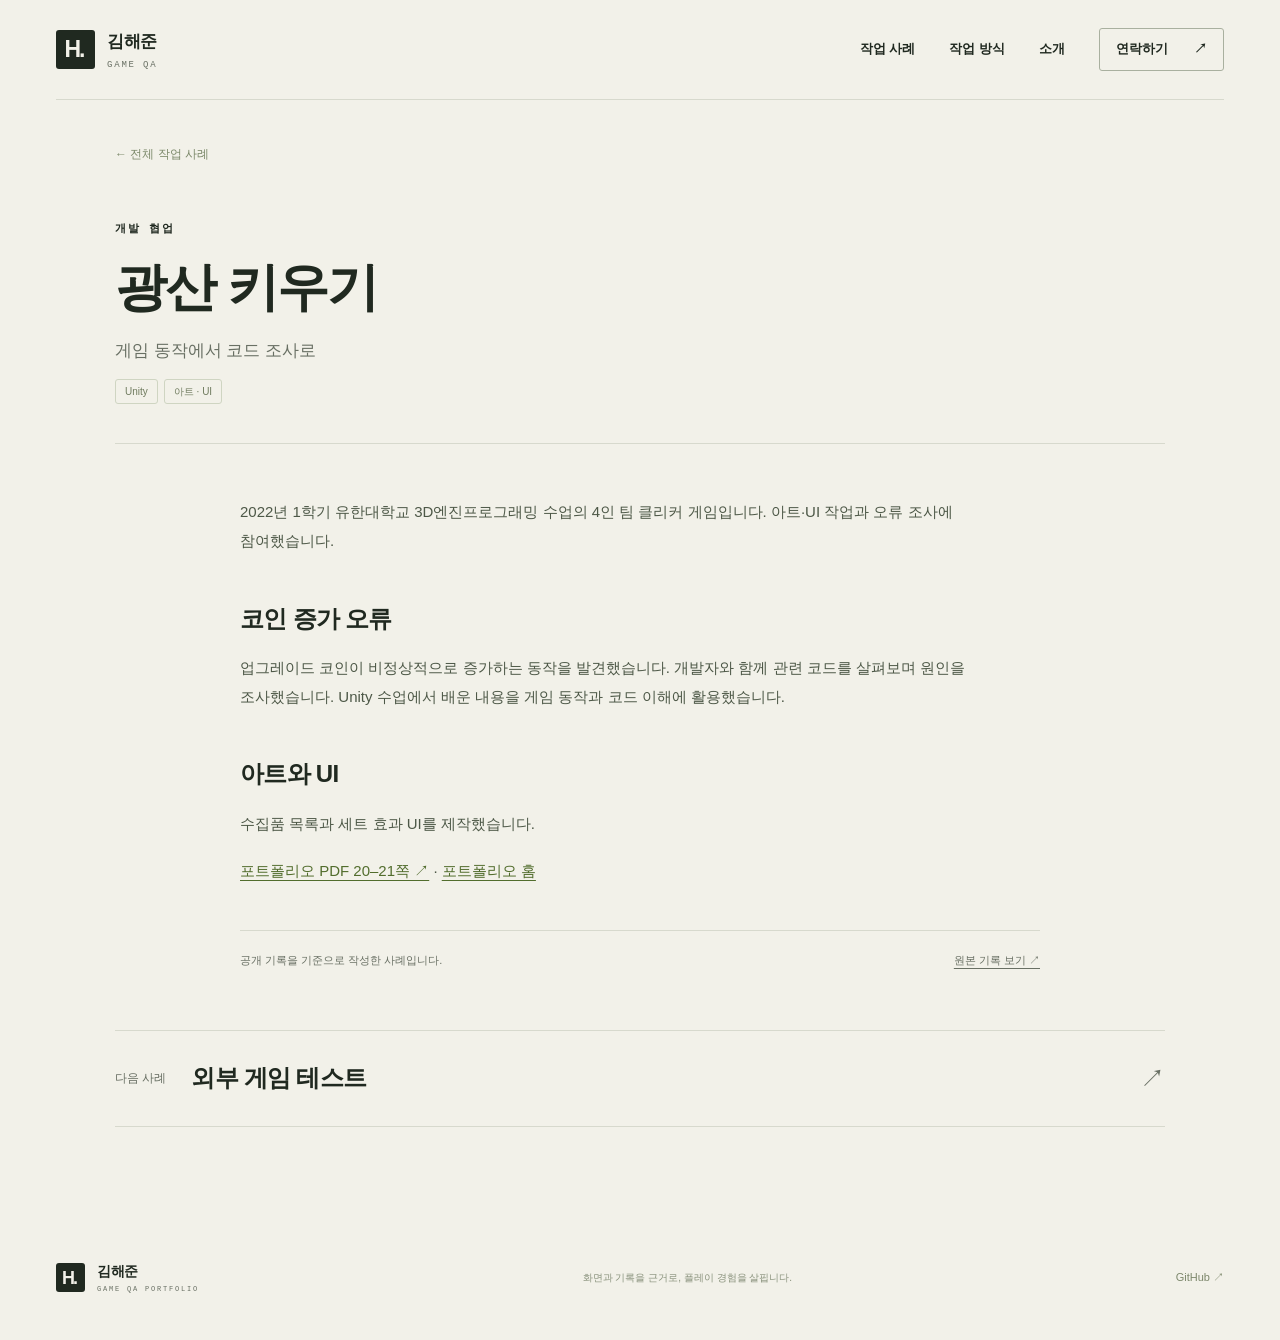
<file: cases/mining.html>
<!doctype html><html lang="ko"><head><meta charset="utf-8"><meta name="viewport" content="width=device-width,initial-scale=1"><title>광산 키우기 | 김해준 게임 QA</title><meta name="description" content="코인 증가 오류를 발견해 개발자와 함께 조사하고, 수집품·세트 효과 UI를 제작했습니다."><meta name="theme-color" content="#f2f1e9"><meta property="og:title" content="광산 키우기 | 김해준 게임 QA"><meta property="og:description" content="코인 증가 오류를 발견해 개발자와 함께 조사하고, 수집품·세트 효과 UI를 제작했습니다."><meta property="og:type" content="website"><meta property="og:image" content="https://godmode59.github.io/assets/rosemary-start.png"><link rel="canonical" href="https://godmode59.github.io/cases/mining.html"><link rel="icon" href="../favicon.svg" type="image/svg+xml"><link rel="stylesheet" href="../style.css?v=20261106-card-layout"><script src="../app.js" defer></script></head><body><a class="skip" href="#main">본문으로 건너뛰기</a><header class="header wrap"><a class="brand" href="../index.html" aria-label="김해준 포트폴리오 홈"><span class="mark" aria-hidden="true">H.</span><span>김해준 <small>GAME QA</small></span></a><button class="menu-toggle" aria-expanded="false" aria-controls="navigation">메뉴 <span aria-hidden="true">＋</span></button><nav id="navigation" aria-label="주 메뉴"><a href="../index.html#work">작업 사례</a><a href="../index.html#approach">작업 방식</a><a href="../index.html#about">소개</a><a class="nav-contact" href="../index.html#contact">연락하기 <span aria-hidden="true">↗</span></a></nav></header><main id="main" class="case-page wrap"><a class="back-link" href="../index.html#work">← 전체 작업 사례</a><div class="case-page-header"><span class="eyebrow">개발 협업</span><h1>광산 키우기</h1><p>게임 동작에서 코드 조사로</p><div class="tool-tags"><span>Unity</span><span>아트 · UI</span></div></div><article class="article-body"><p>2022년 1학기 유한대학교 3D엔진프로그래밍 수업의 4인 팀 클리커 게임입니다. 아트·UI 작업과 오류 조사에 참여했습니다.</p>
<h2>코인 증가 오류</h2>
<p>업그레이드 코인이 비정상적으로 증가하는 동작을 발견했습니다. 개발자와 함께 관련 코드를 살펴보며 원인을 조사했습니다. Unity 수업에서 배운 내용을 게임 동작과 코드 이해에 활용했습니다.</p>
<h2>아트와 UI</h2>
<p>수집품 목록과 세트 효과 UI를 제작했습니다.</p>
<p><a href="https://raw.githubusercontent.com/Godmode59/game-qa-portfolio/main/portfolio/%EA%B9%80%ED%95%B4%EC%A4%80_%EA%B2%8C%EC%9E%84QA_%ED%8F%AC%ED%8A%B8%ED%8F%B4%EB%A6%AC%EC%98%A4.pdf" target="_blank" rel="noopener noreferrer">포트폴리오 PDF 20–21쪽 ↗</a> · <a href="../index.html">포트폴리오 홈</a></p></article><div class="case-source"><span>공개 기록을 기준으로 작성한 사례입니다.</span><a href="https://github.com/Godmode59/game-qa-portfolio/blob/main/cases/mining.md" target="_blank" rel="noopener noreferrer">원본 기록 보기 ↗</a></div><a class="next-case" href="external-tests.html"><span>다음 사례</span><strong>외부 게임 테스트</strong><span>↗</span></a></main><footer class="footer wrap"><a class="brand" href="../index.html"><span class="mark" aria-hidden="true">H.</span><span>김해준 <small>GAME QA PORTFOLIO</small></span></a><p>화면과 기록을 근거로, 플레이 경험을 살핍니다.</p><a href="https://github.com/Godmode59/game-qa-portfolio" target="_blank" rel="noopener noreferrer">GitHub <span aria-hidden="true">↗</span></a></footer></body></html>
</file>
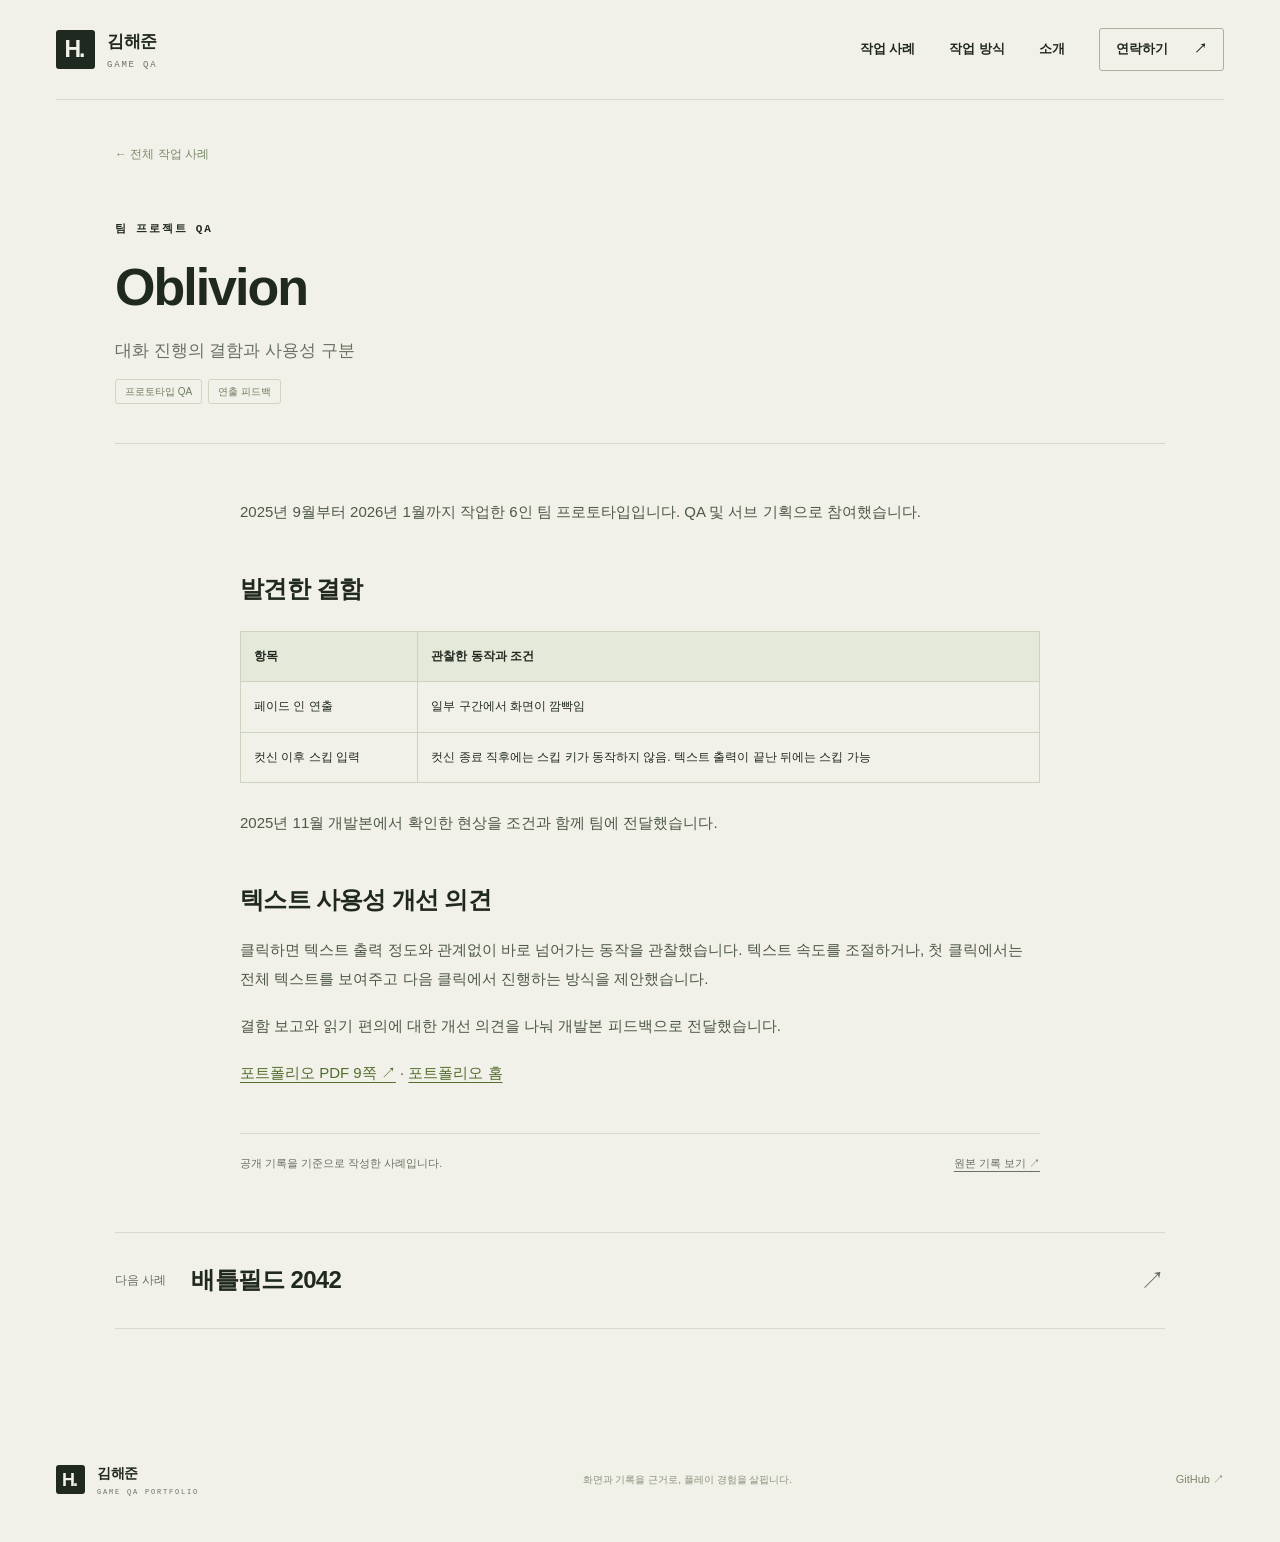
<file: cases/oblivion.html>
<!doctype html><html lang="ko"><head><meta charset="utf-8"><meta name="viewport" content="width=device-width,initial-scale=1"><title>Oblivion | 김해준 게임 QA</title><meta name="description" content="깜빡임과 스킵 입력 조건을 전달하고, 텍스트 진행 방식에 대한 개선 의견을 구분해 기록했습니다."><meta name="theme-color" content="#f2f1e9"><meta property="og:title" content="Oblivion | 김해준 게임 QA"><meta property="og:description" content="깜빡임과 스킵 입력 조건을 전달하고, 텍스트 진행 방식에 대한 개선 의견을 구분해 기록했습니다."><meta property="og:type" content="website"><meta property="og:image" content="https://godmode59.github.io/assets/rosemary-start.png"><link rel="canonical" href="https://godmode59.github.io/cases/oblivion.html"><link rel="icon" href="../favicon.svg" type="image/svg+xml"><link rel="stylesheet" href="../style.css?v=20261106-card-layout"><script src="../app.js" defer></script></head><body><a class="skip" href="#main">본문으로 건너뛰기</a><header class="header wrap"><a class="brand" href="../index.html" aria-label="김해준 포트폴리오 홈"><span class="mark" aria-hidden="true">H.</span><span>김해준 <small>GAME QA</small></span></a><button class="menu-toggle" aria-expanded="false" aria-controls="navigation">메뉴 <span aria-hidden="true">＋</span></button><nav id="navigation" aria-label="주 메뉴"><a href="../index.html#work">작업 사례</a><a href="../index.html#approach">작업 방식</a><a href="../index.html#about">소개</a><a class="nav-contact" href="../index.html#contact">연락하기 <span aria-hidden="true">↗</span></a></nav></header><main id="main" class="case-page wrap"><a class="back-link" href="../index.html#work">← 전체 작업 사례</a><div class="case-page-header"><span class="eyebrow">팀 프로젝트 QA</span><h1>Oblivion</h1><p>대화 진행의 결함과 사용성 구분</p><div class="tool-tags"><span>프로토타입 QA</span><span>연출 피드백</span></div></div><article class="article-body"><p>2025년 9월부터 2026년 1월까지 작업한 6인 팀 프로토타입입니다. QA 및 서브 기획으로 참여했습니다.</p>
<h2>발견한 결함</h2>
<div class="table-scroll" tabindex="0" role="region" aria-label="사례 비교 표"><table><thead><tr><th>항목</th><th>관찰한 동작과 조건</th></tr></thead><tbody><tr><td>페이드 인 연출</td><td>일부 구간에서 화면이 깜빡임</td></tr><tr><td>컷신 이후 스킵 입력</td><td>컷신 종료 직후에는 스킵 키가 동작하지 않음. 텍스트 출력이 끝난 뒤에는 스킵 가능</td></tr></tbody></table></div>
<p>2025년 11월 개발본에서 확인한 현상을 조건과 함께 팀에 전달했습니다.</p>
<h2>텍스트 사용성 개선 의견</h2>
<p>클릭하면 텍스트 출력 정도와 관계없이 바로 넘어가는 동작을 관찰했습니다. 텍스트 속도를 조절하거나, 첫 클릭에서는 전체 텍스트를 보여주고 다음 클릭에서 진행하는 방식을 제안했습니다.</p>
<p>결함 보고와 읽기 편의에 대한 개선 의견을 나눠 개발본 피드백으로 전달했습니다.</p>
<p><a href="https://raw.githubusercontent.com/Godmode59/game-qa-portfolio/main/portfolio/%EA%B9%80%ED%95%B4%EC%A4%80_%EA%B2%8C%EC%9E%84QA_%ED%8F%AC%ED%8A%B8%ED%8F%B4%EB%A6%AC%EC%98%A4.pdf" target="_blank" rel="noopener noreferrer">포트폴리오 PDF 9쪽 ↗</a> · <a href="../index.html">포트폴리오 홈</a></p></article><div class="case-source"><span>공개 기록을 기준으로 작성한 사례입니다.</span><a href="https://github.com/Godmode59/game-qa-portfolio/blob/main/cases/oblivion.md" target="_blank" rel="noopener noreferrer">원본 기록 보기 ↗</a></div><a class="next-case" href="battlefield2042.html"><span>다음 사례</span><strong>배틀필드 2042</strong><span>↗</span></a></main><footer class="footer wrap"><a class="brand" href="../index.html"><span class="mark" aria-hidden="true">H.</span><span>김해준 <small>GAME QA PORTFOLIO</small></span></a><p>화면과 기록을 근거로, 플레이 경험을 살핍니다.</p><a href="https://github.com/Godmode59/game-qa-portfolio" target="_blank" rel="noopener noreferrer">GitHub <span aria-hidden="true">↗</span></a></footer></body></html>
</file>
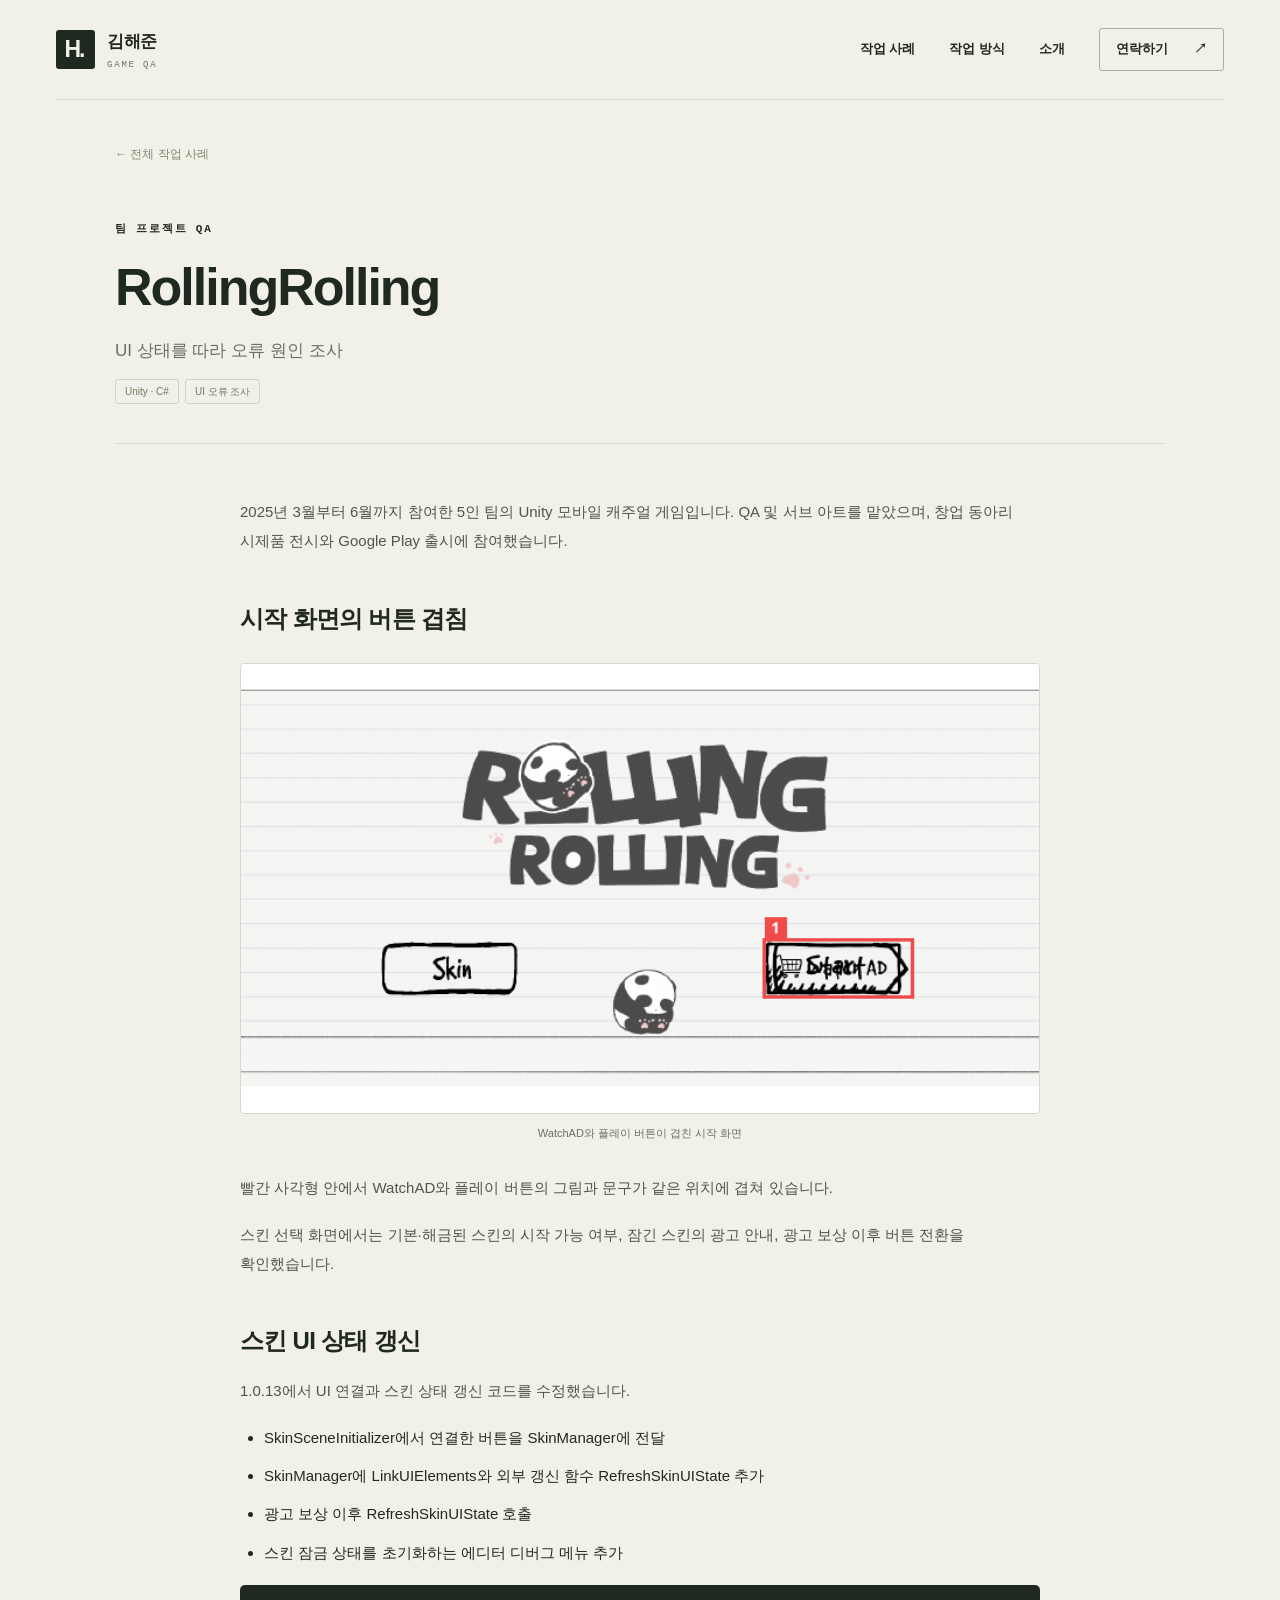
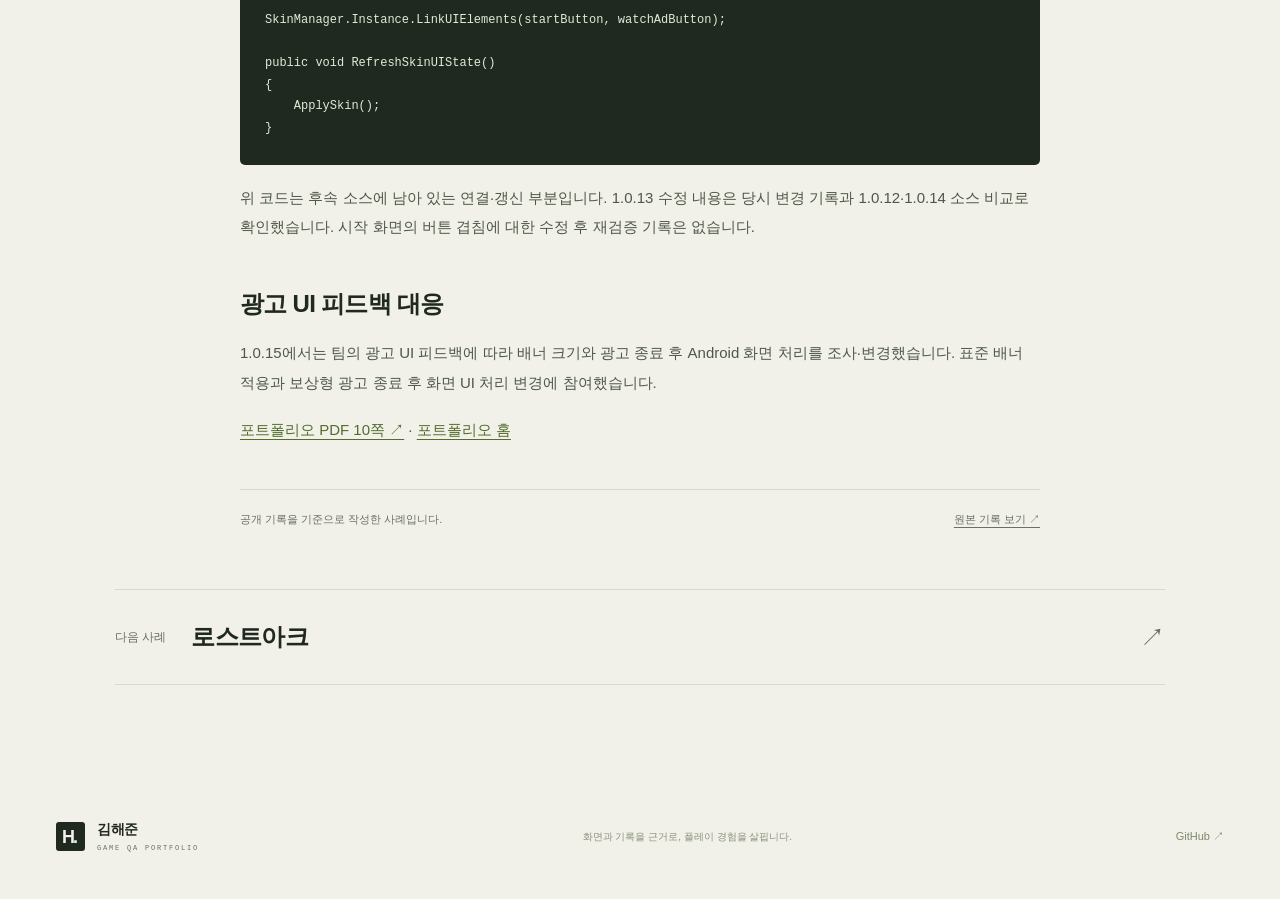
<file: cases/rollingrolling.html>
<!doctype html><html lang="ko"><head><meta charset="utf-8"><meta name="viewport" content="width=device-width,initial-scale=1"><title>RollingRolling | 김해준 게임 QA</title><meta name="description" content="스킨 상태에 따른 버튼 동작을 확인하고, Unity·C#의 UI 연결과 갱신 코드 수정에 참여했습니다."><meta name="theme-color" content="#f2f1e9"><meta property="og:title" content="RollingRolling | 김해준 게임 QA"><meta property="og:description" content="스킨 상태에 따른 버튼 동작을 확인하고, Unity·C#의 UI 연결과 갱신 코드 수정에 참여했습니다."><meta property="og:type" content="website"><meta property="og:image" content="https://godmode59.github.io/assets/rosemary-start.png"><link rel="canonical" href="https://godmode59.github.io/cases/rollingrolling.html"><link rel="icon" href="../favicon.svg" type="image/svg+xml"><link rel="stylesheet" href="../style.css?v=20261106-card-layout"><script src="../app.js" defer></script></head><body><a class="skip" href="#main">본문으로 건너뛰기</a><header class="header wrap"><a class="brand" href="../index.html" aria-label="김해준 포트폴리오 홈"><span class="mark" aria-hidden="true">H.</span><span>김해준 <small>GAME QA</small></span></a><button class="menu-toggle" aria-expanded="false" aria-controls="navigation">메뉴 <span aria-hidden="true">＋</span></button><nav id="navigation" aria-label="주 메뉴"><a href="../index.html#work">작업 사례</a><a href="../index.html#approach">작업 방식</a><a href="../index.html#about">소개</a><a class="nav-contact" href="../index.html#contact">연락하기 <span aria-hidden="true">↗</span></a></nav></header><main id="main" class="case-page wrap"><a class="back-link" href="../index.html#work">← 전체 작업 사례</a><div class="case-page-header"><span class="eyebrow">팀 프로젝트 QA</span><h1>RollingRolling</h1><p>UI 상태를 따라 오류 원인 조사</p><div class="tool-tags"><span>Unity · C#</span><span>UI 오류 조사</span></div></div><article class="article-body"><p>2025년 3월부터 6월까지 참여한 5인 팀의 Unity 모바일 캐주얼 게임입니다. QA 및 서브 아트를 맡았으며, 창업 동아리 시제품 전시와 Google Play 출시에 참여했습니다.</p>
<h2>시작 화면의 버튼 겹침</h2>
<figure><img src="../assets/rollingrolling-buttons.png" alt="WatchAD와 플레이 버튼이 겹친 시작 화면" loading="lazy"><figcaption>WatchAD와 플레이 버튼이 겹친 시작 화면</figcaption></figure>
<p>빨간 사각형 안에서 WatchAD와 플레이 버튼의 그림과 문구가 같은 위치에 겹쳐 있습니다.</p>
<p>스킨 선택 화면에서는 기본·해금된 스킨의 시작 가능 여부, 잠긴 스킨의 광고 안내, 광고 보상 이후 버튼 전환을 확인했습니다.</p>
<h2>스킨 UI 상태 갱신</h2>
<p>1.0.13에서 UI 연결과 스킨 상태 갱신 코드를 수정했습니다.</p>
<ul><li>SkinSceneInitializer에서 연결한 버튼을 SkinManager에 전달</li><li>SkinManager에 LinkUIElements와 외부 갱신 함수 RefreshSkinUIState 추가</li><li>광고 보상 이후 RefreshSkinUIState 호출</li><li>스킨 잠금 상태를 초기화하는 에디터 디버그 메뉴 추가</li></ul>
<pre><code>SkinManager.Instance.LinkUIElements(startButton, watchAdButton);

public void RefreshSkinUIState()
{
    ApplySkin();
}</code></pre>
<p>위 코드는 후속 소스에 남아 있는 연결·갱신 부분입니다. 1.0.13 수정 내용은 당시 변경 기록과 1.0.12·1.0.14 소스 비교로 확인했습니다. 시작 화면의 버튼 겹침에 대한 수정 후 재검증 기록은 없습니다.</p>
<h2>광고 UI 피드백 대응</h2>
<p>1.0.15에서는 팀의 광고 UI 피드백에 따라 배너 크기와 광고 종료 후 Android 화면 처리를 조사·변경했습니다. 표준 배너 적용과 보상형 광고 종료 후 화면 UI 처리 변경에 참여했습니다.</p>
<p><a href="https://raw.githubusercontent.com/Godmode59/game-qa-portfolio/main/portfolio/%EA%B9%80%ED%95%B4%EC%A4%80_%EA%B2%8C%EC%9E%84QA_%ED%8F%AC%ED%8A%B8%ED%8F%B4%EB%A6%AC%EC%98%A4.pdf" target="_blank" rel="noopener noreferrer">포트폴리오 PDF 10쪽 ↗</a> · <a href="../index.html">포트폴리오 홈</a></p></article><div class="case-source"><span>공개 기록을 기준으로 작성한 사례입니다.</span><a href="https://github.com/Godmode59/game-qa-portfolio/blob/main/cases/rollingrolling.md" target="_blank" rel="noopener noreferrer">원본 기록 보기 ↗</a></div><a class="next-case" href="lostark.html"><span>다음 사례</span><strong>로스트아크</strong><span>↗</span></a></main><footer class="footer wrap"><a class="brand" href="../index.html"><span class="mark" aria-hidden="true">H.</span><span>김해준 <small>GAME QA PORTFOLIO</small></span></a><p>화면과 기록을 근거로, 플레이 경험을 살핍니다.</p><a href="https://github.com/Godmode59/game-qa-portfolio" target="_blank" rel="noopener noreferrer">GitHub <span aria-hidden="true">↗</span></a></footer></body></html>
</file>
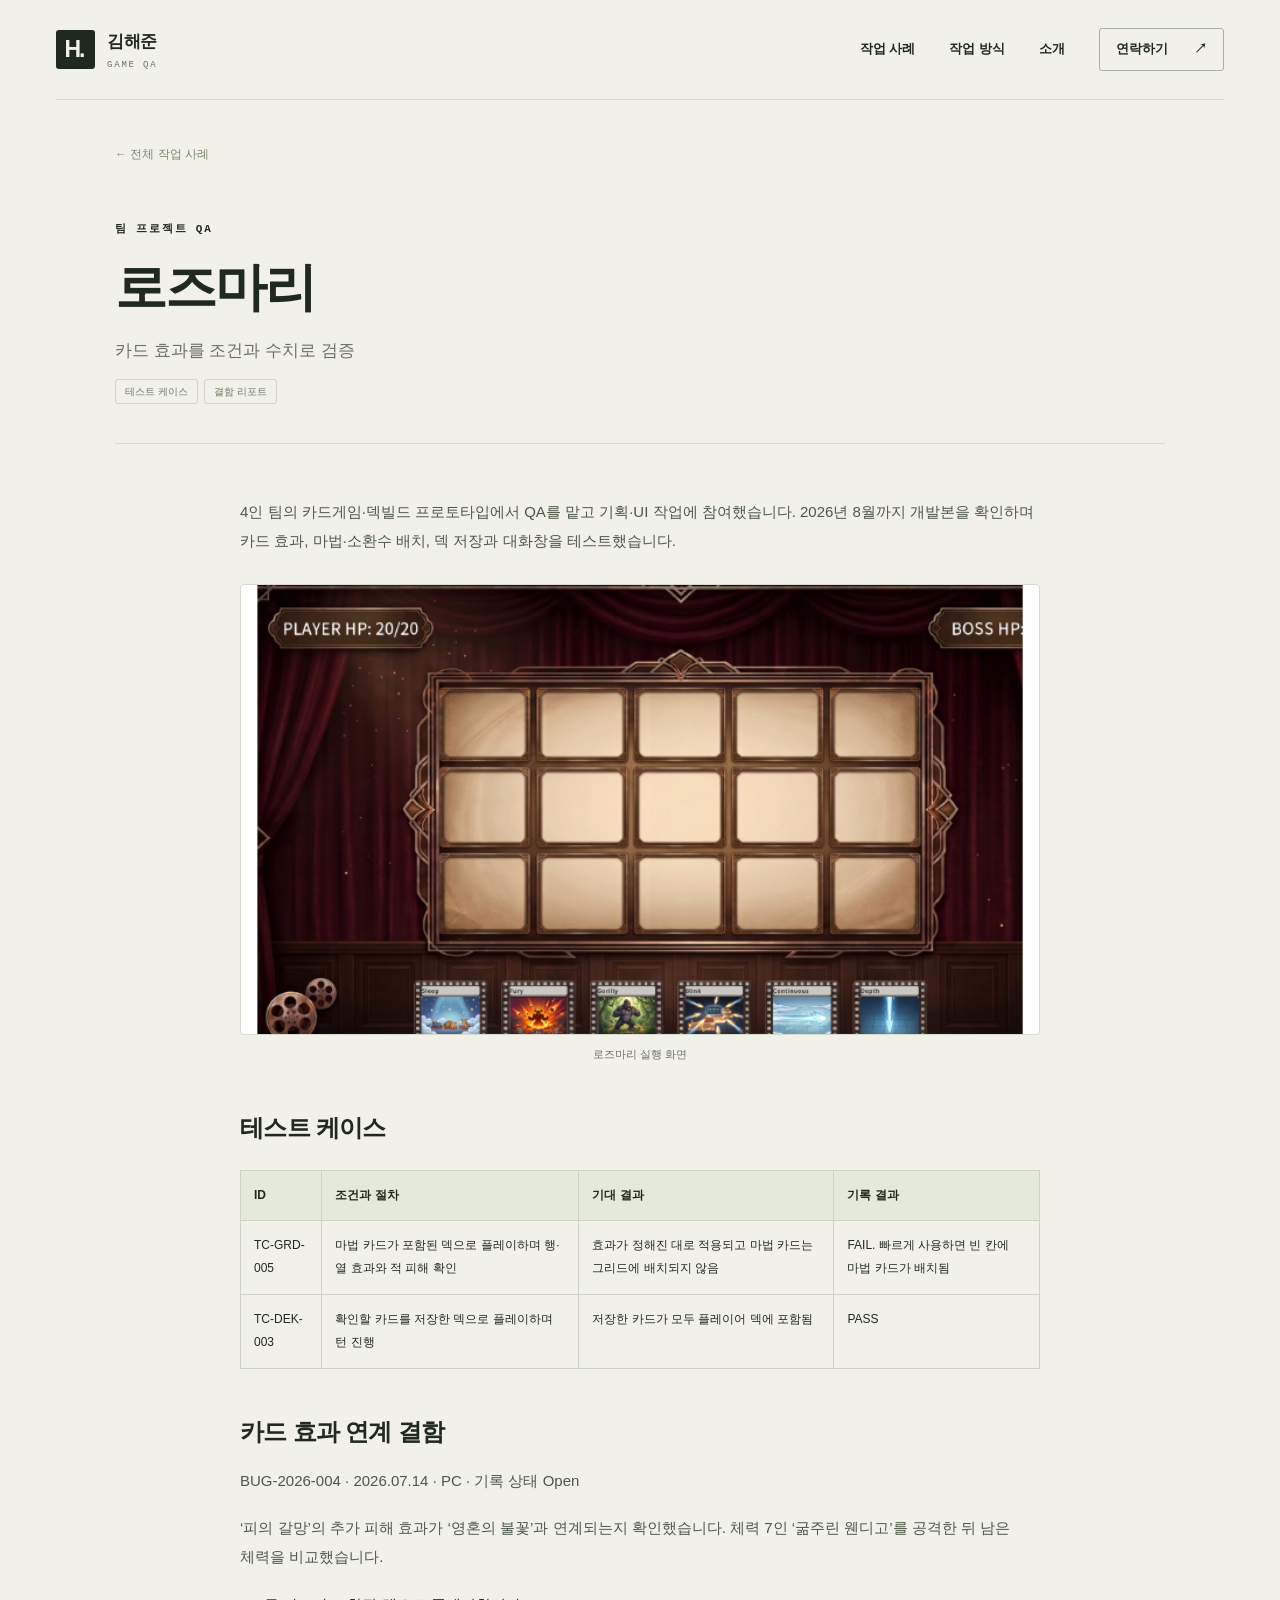
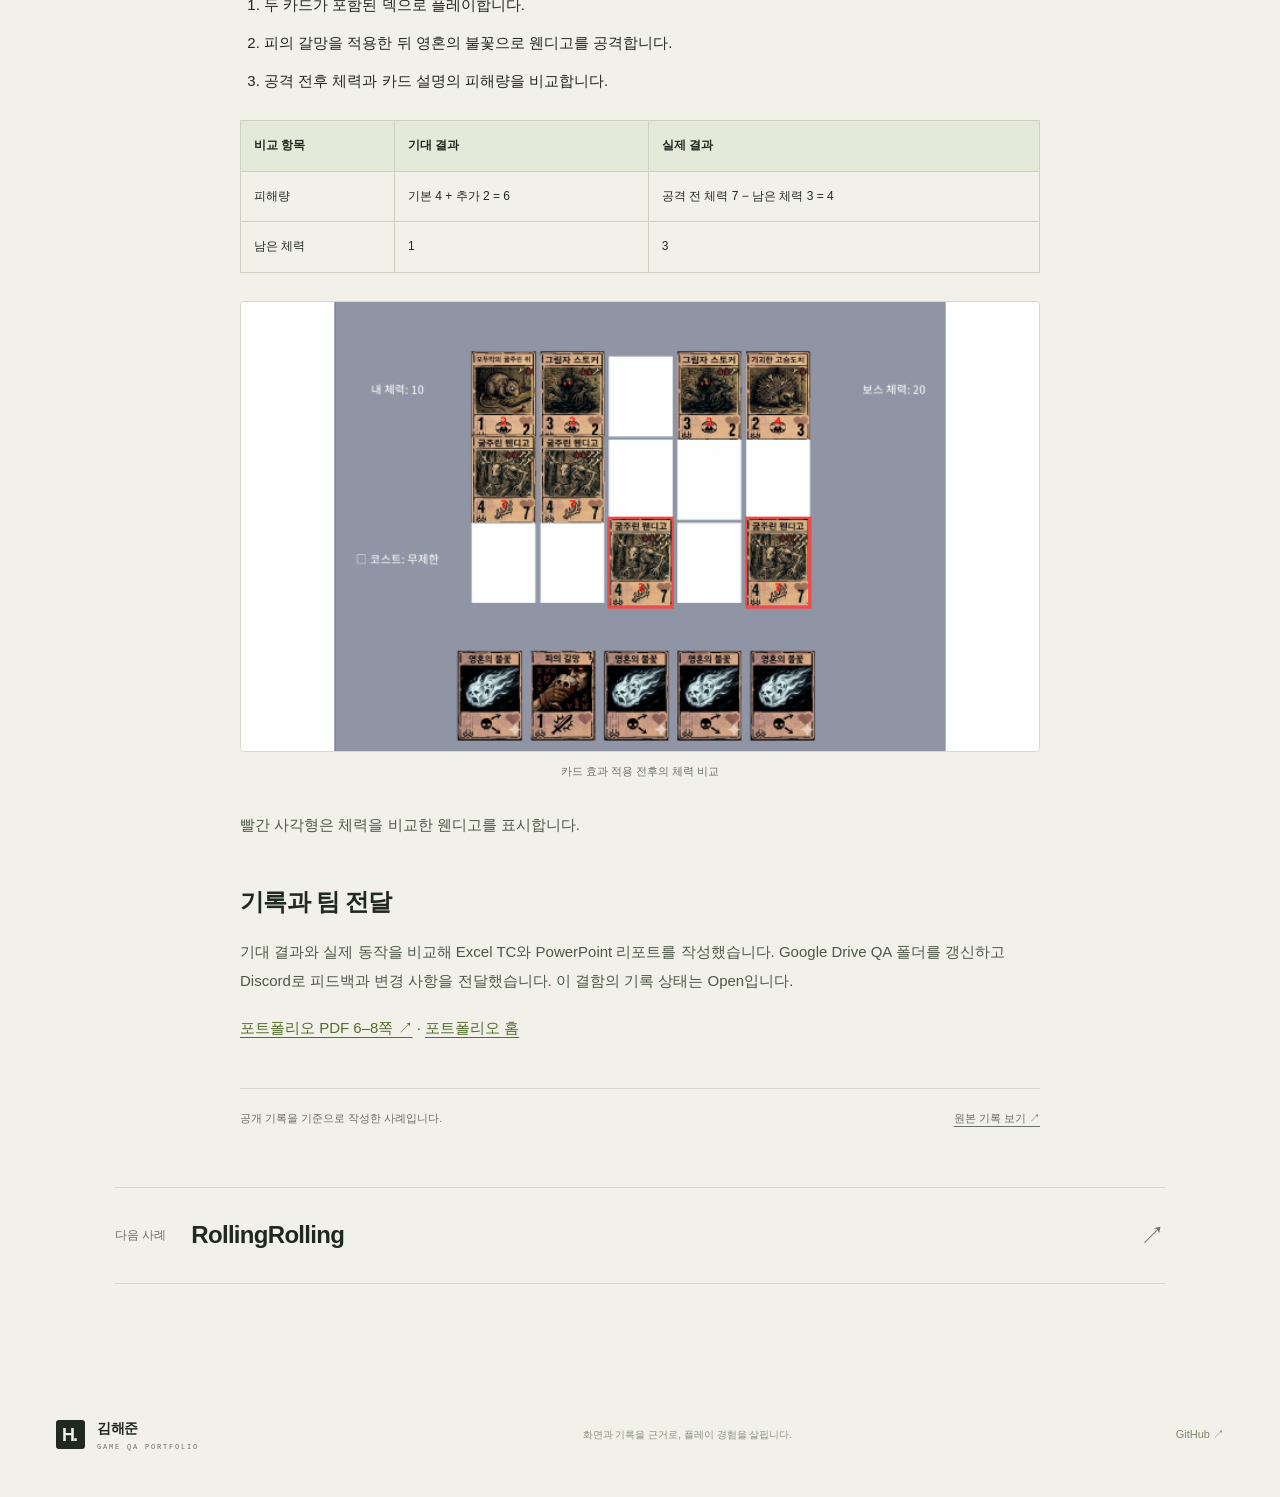
<file: cases/rosemary.html>
<!doctype html><html lang="ko"><head><meta charset="utf-8"><meta name="viewport" content="width=device-width,initial-scale=1"><title>로즈마리 | 김해준 게임 QA</title><meta name="description" content="카드 효과와 덱 구성을 테스트하고, 기대 피해량과 실제 결과를 비교해 결함을 기록했습니다."><meta name="theme-color" content="#f2f1e9"><meta property="og:title" content="로즈마리 | 김해준 게임 QA"><meta property="og:description" content="카드 효과와 덱 구성을 테스트하고, 기대 피해량과 실제 결과를 비교해 결함을 기록했습니다."><meta property="og:type" content="website"><meta property="og:image" content="https://godmode59.github.io/assets/rosemary-start.png"><link rel="canonical" href="https://godmode59.github.io/cases/rosemary.html"><link rel="icon" href="../favicon.svg" type="image/svg+xml"><link rel="stylesheet" href="../style.css?v=20261106-card-layout"><script src="../app.js" defer></script></head><body><a class="skip" href="#main">본문으로 건너뛰기</a><header class="header wrap"><a class="brand" href="../index.html" aria-label="김해준 포트폴리오 홈"><span class="mark" aria-hidden="true">H.</span><span>김해준 <small>GAME QA</small></span></a><button class="menu-toggle" aria-expanded="false" aria-controls="navigation">메뉴 <span aria-hidden="true">＋</span></button><nav id="navigation" aria-label="주 메뉴"><a href="../index.html#work">작업 사례</a><a href="../index.html#approach">작업 방식</a><a href="../index.html#about">소개</a><a class="nav-contact" href="../index.html#contact">연락하기 <span aria-hidden="true">↗</span></a></nav></header><main id="main" class="case-page wrap"><a class="back-link" href="../index.html#work">← 전체 작업 사례</a><div class="case-page-header"><span class="eyebrow">팀 프로젝트 QA</span><h1>로즈마리</h1><p>카드 효과를 조건과 수치로 검증</p><div class="tool-tags"><span>테스트 케이스</span><span>결함 리포트</span></div></div><article class="article-body"><p>4인 팀의 카드게임·덱빌드 프로토타입에서 QA를 맡고 기획·UI 작업에 참여했습니다. 2026년 8월까지 개발본을 확인하며 카드 효과, 마법·소환수 배치, 덱 저장과 대화창을 테스트했습니다.</p>
<figure><img src="../assets/rosemary-start.png" alt="로즈마리 실행 화면" loading="lazy"><figcaption>로즈마리 실행 화면</figcaption></figure>
<h2>테스트 케이스</h2>
<div class="table-scroll" tabindex="0" role="region" aria-label="사례 비교 표"><table><thead><tr><th>ID</th><th>조건과 절차</th><th>기대 결과</th><th>기록 결과</th></tr></thead><tbody><tr><td>TC-GRD-005</td><td>마법 카드가 포함된 덱으로 플레이하며 행·열 효과와 적 피해 확인</td><td>효과가 정해진 대로 적용되고 마법 카드는 그리드에 배치되지 않음</td><td>FAIL. 빠르게 사용하면 빈 칸에 마법 카드가 배치됨</td></tr><tr><td>TC-DEK-003</td><td>확인할 카드를 저장한 덱으로 플레이하며 턴 진행</td><td>저장한 카드가 모두 플레이어 덱에 포함됨</td><td>PASS</td></tr></tbody></table></div>
<h2>카드 효과 연계 결함</h2>
<p>BUG-2026-004 · 2026.07.14 · PC · 기록 상태 Open</p>
<p>‘피의 갈망’의 추가 피해 효과가 ‘영혼의 불꽃’과 연계되는지 확인했습니다. 체력 7인 ‘굶주린 웬디고’를 공격한 뒤 남은 체력을 비교했습니다.</p>
<ol><li>두 카드가 포함된 덱으로 플레이합니다.</li><li>피의 갈망을 적용한 뒤 영혼의 불꽃으로 웬디고를 공격합니다.</li><li>공격 전후 체력과 카드 설명의 피해량을 비교합니다.</li></ol>
<div class="table-scroll" tabindex="0" role="region" aria-label="사례 비교 표"><table><thead><tr><th>비교 항목</th><th>기대 결과</th><th>실제 결과</th></tr></thead><tbody><tr><td>피해량</td><td>기본 4 + 추가 2 = 6</td><td>공격 전 체력 7 − 남은 체력 3 = 4</td></tr><tr><td>남은 체력</td><td>1</td><td>3</td></tr></tbody></table></div>
<figure><img src="../assets/rosemary-card-report.png" alt="카드 효과 적용 전후의 체력 비교" loading="lazy"><figcaption>카드 효과 적용 전후의 체력 비교</figcaption></figure>
<p>빨간 사각형은 체력을 비교한 웬디고를 표시합니다.</p>
<h2>기록과 팀 전달</h2>
<p>기대 결과와 실제 동작을 비교해 Excel TC와 PowerPoint 리포트를 작성했습니다. Google Drive QA 폴더를 갱신하고 Discord로 피드백과 변경 사항을 전달했습니다. 이 결함의 기록 상태는 Open입니다.</p>
<p><a href="https://raw.githubusercontent.com/Godmode59/game-qa-portfolio/main/portfolio/%EA%B9%80%ED%95%B4%EC%A4%80_%EA%B2%8C%EC%9E%84QA_%ED%8F%AC%ED%8A%B8%ED%8F%B4%EB%A6%AC%EC%98%A4.pdf" target="_blank" rel="noopener noreferrer">포트폴리오 PDF 6–8쪽 ↗</a> · <a href="../index.html">포트폴리오 홈</a></p></article><div class="case-source"><span>공개 기록을 기준으로 작성한 사례입니다.</span><a href="https://github.com/Godmode59/game-qa-portfolio/blob/main/cases/rosemary.md" target="_blank" rel="noopener noreferrer">원본 기록 보기 ↗</a></div><a class="next-case" href="rollingrolling.html"><span>다음 사례</span><strong>RollingRolling</strong><span>↗</span></a></main><footer class="footer wrap"><a class="brand" href="../index.html"><span class="mark" aria-hidden="true">H.</span><span>김해준 <small>GAME QA PORTFOLIO</small></span></a><p>화면과 기록을 근거로, 플레이 경험을 살핍니다.</p><a href="https://github.com/Godmode59/game-qa-portfolio" target="_blank" rel="noopener noreferrer">GitHub <span aria-hidden="true">↗</span></a></footer></body></html>
</file>
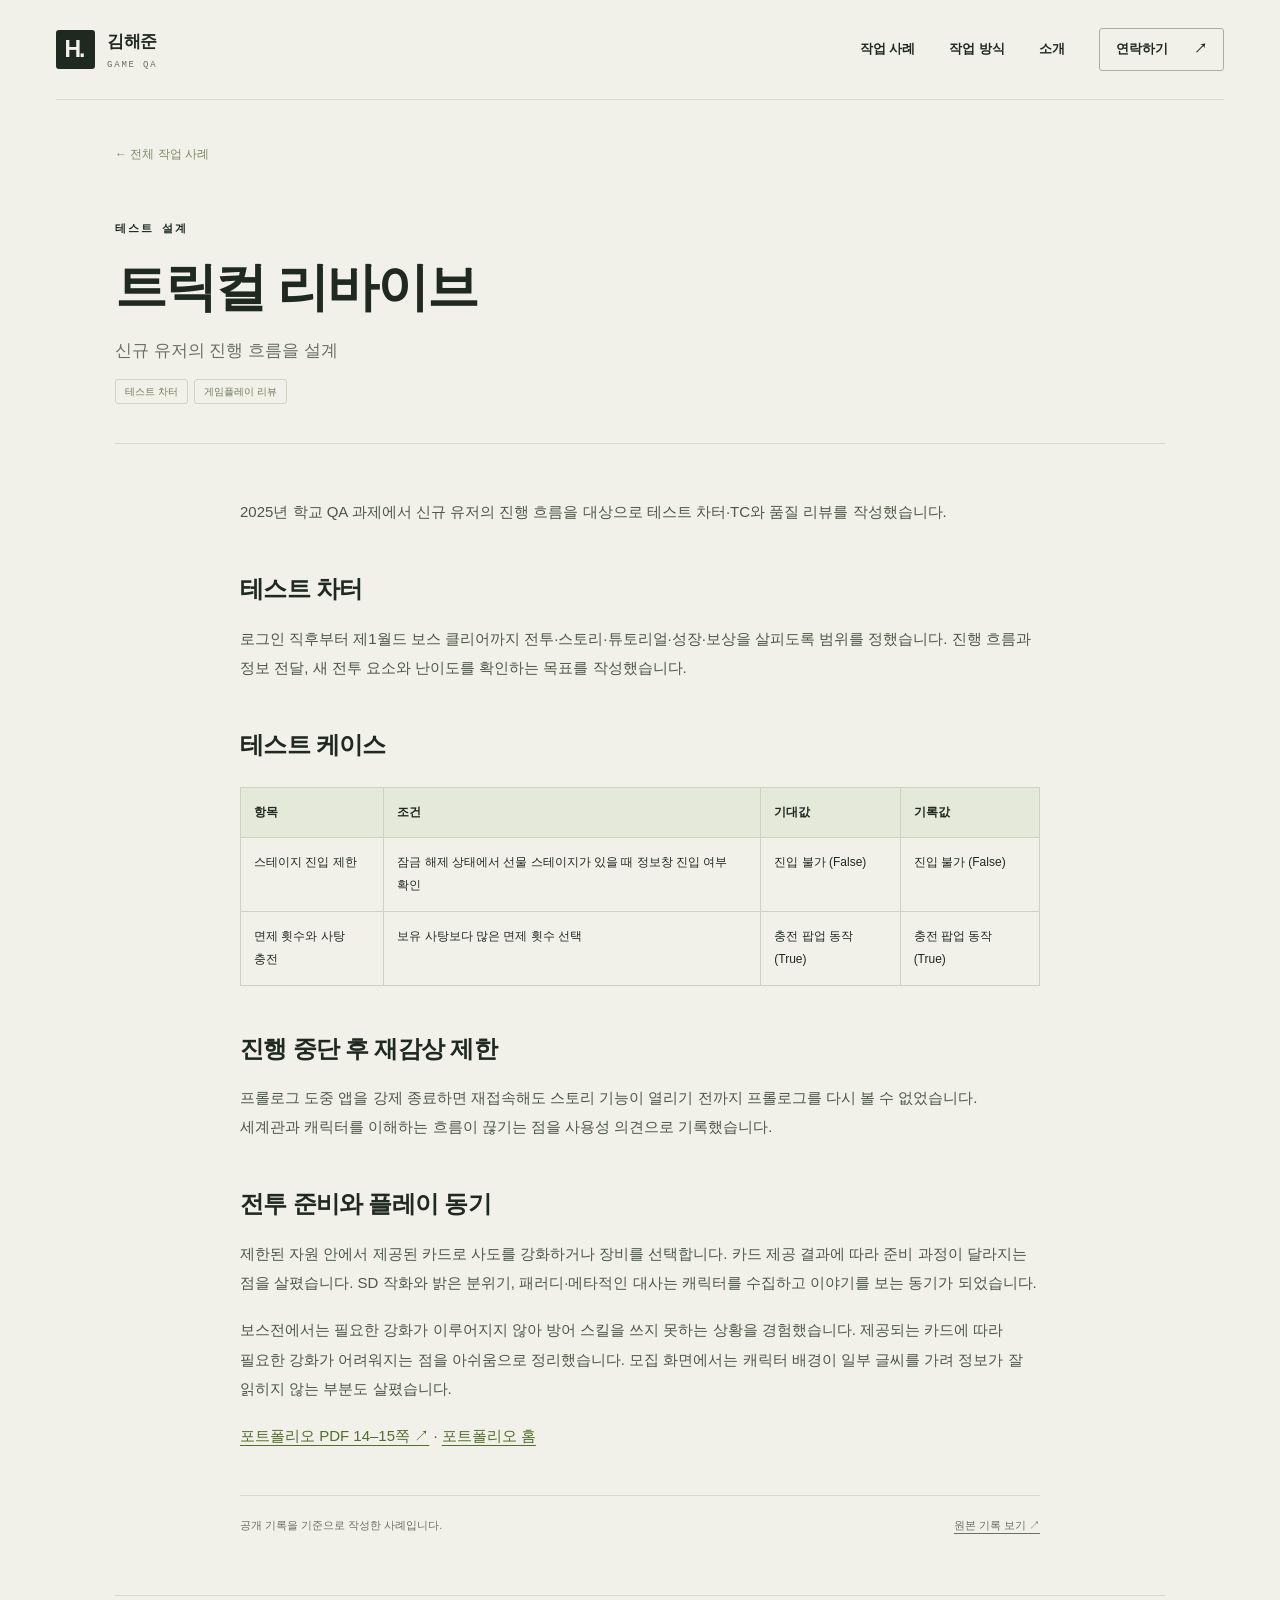
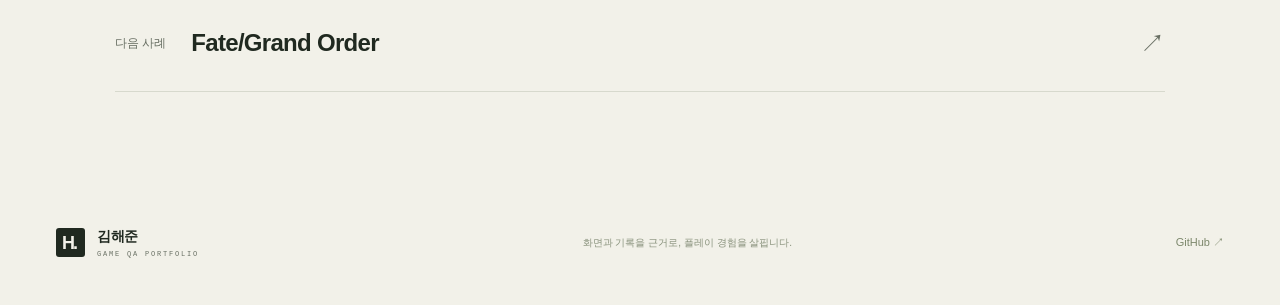
<file: cases/trickcal.html>
<!doctype html><html lang="ko"><head><meta charset="utf-8"><meta name="viewport" content="width=device-width,initial-scale=1"><title>트릭컬 리바이브 | 김해준 게임 QA</title><meta name="description" content="로그인부터 첫 월드 보스까지의 테스트 범위를 정하고, 차터·TC와 품질 리뷰를 작성했습니다."><meta name="theme-color" content="#f2f1e9"><meta property="og:title" content="트릭컬 리바이브 | 김해준 게임 QA"><meta property="og:description" content="로그인부터 첫 월드 보스까지의 테스트 범위를 정하고, 차터·TC와 품질 리뷰를 작성했습니다."><meta property="og:type" content="website"><meta property="og:image" content="https://godmode59.github.io/assets/rosemary-start.png"><link rel="canonical" href="https://godmode59.github.io/cases/trickcal.html"><link rel="icon" href="../favicon.svg" type="image/svg+xml"><link rel="stylesheet" href="../style.css?v=20261106-card-layout"><script src="../app.js" defer></script></head><body><a class="skip" href="#main">본문으로 건너뛰기</a><header class="header wrap"><a class="brand" href="../index.html" aria-label="김해준 포트폴리오 홈"><span class="mark" aria-hidden="true">H.</span><span>김해준 <small>GAME QA</small></span></a><button class="menu-toggle" aria-expanded="false" aria-controls="navigation">메뉴 <span aria-hidden="true">＋</span></button><nav id="navigation" aria-label="주 메뉴"><a href="../index.html#work">작업 사례</a><a href="../index.html#approach">작업 방식</a><a href="../index.html#about">소개</a><a class="nav-contact" href="../index.html#contact">연락하기 <span aria-hidden="true">↗</span></a></nav></header><main id="main" class="case-page wrap"><a class="back-link" href="../index.html#work">← 전체 작업 사례</a><div class="case-page-header"><span class="eyebrow">테스트 설계</span><h1>트릭컬 리바이브</h1><p>신규 유저의 진행 흐름을 설계</p><div class="tool-tags"><span>테스트 차터</span><span>게임플레이 리뷰</span></div></div><article class="article-body"><p>2025년 학교 QA 과제에서 신규 유저의 진행 흐름을 대상으로 테스트 차터·TC와 품질 리뷰를 작성했습니다.</p>
<h2>테스트 차터</h2>
<p>로그인 직후부터 제1월드 보스 클리어까지 전투·스토리·튜토리얼·성장·보상을 살피도록 범위를 정했습니다. 진행 흐름과 정보 전달, 새 전투 요소와 난이도를 확인하는 목표를 작성했습니다.</p>
<h2>테스트 케이스</h2>
<div class="table-scroll" tabindex="0" role="region" aria-label="사례 비교 표"><table><thead><tr><th>항목</th><th>조건</th><th>기대값</th><th>기록값</th></tr></thead><tbody><tr><td>스테이지 진입 제한</td><td>잠금 해제 상태에서 선물 스테이지가 있을 때 정보창 진입 여부 확인</td><td>진입 불가 (False)</td><td>진입 불가 (False)</td></tr><tr><td>면제 횟수와 사탕 충전</td><td>보유 사탕보다 많은 면제 횟수 선택</td><td>충전 팝업 동작 (True)</td><td>충전 팝업 동작 (True)</td></tr></tbody></table></div>
<h2>진행 중단 후 재감상 제한</h2>
<p>프롤로그 도중 앱을 강제 종료하면 재접속해도 스토리 기능이 열리기 전까지 프롤로그를 다시 볼 수 없었습니다. 세계관과 캐릭터를 이해하는 흐름이 끊기는 점을 사용성 의견으로 기록했습니다.</p>
<h2>전투 준비와 플레이 동기</h2>
<p>제한된 자원 안에서 제공된 카드로 사도를 강화하거나 장비를 선택합니다. 카드 제공 결과에 따라 준비 과정이 달라지는 점을 살폈습니다. SD 작화와 밝은 분위기, 패러디·메타적인 대사는 캐릭터를 수집하고 이야기를 보는 동기가 되었습니다.</p>
<p>보스전에서는 필요한 강화가 이루어지지 않아 방어 스킬을 쓰지 못하는 상황을 경험했습니다. 제공되는 카드에 따라 필요한 강화가 어려워지는 점을 아쉬움으로 정리했습니다. 모집 화면에서는 캐릭터 배경이 일부 글씨를 가려 정보가 잘 읽히지 않는 부분도 살폈습니다.</p>
<p><a href="https://raw.githubusercontent.com/Godmode59/game-qa-portfolio/main/portfolio/%EA%B9%80%ED%95%B4%EC%A4%80_%EA%B2%8C%EC%9E%84QA_%ED%8F%AC%ED%8A%B8%ED%8F%B4%EB%A6%AC%EC%98%A4.pdf" target="_blank" rel="noopener noreferrer">포트폴리오 PDF 14–15쪽 ↗</a> · <a href="../index.html">포트폴리오 홈</a></p></article><div class="case-source"><span>공개 기록을 기준으로 작성한 사례입니다.</span><a href="https://github.com/Godmode59/game-qa-portfolio/blob/main/cases/trickcal.md" target="_blank" rel="noopener noreferrer">원본 기록 보기 ↗</a></div><a class="next-case" href="fgo.html"><span>다음 사례</span><strong>Fate/Grand Order</strong><span>↗</span></a></main><footer class="footer wrap"><a class="brand" href="../index.html"><span class="mark" aria-hidden="true">H.</span><span>김해준 <small>GAME QA PORTFOLIO</small></span></a><p>화면과 기록을 근거로, 플레이 경험을 살핍니다.</p><a href="https://github.com/Godmode59/game-qa-portfolio" target="_blank" rel="noopener noreferrer">GitHub <span aria-hidden="true">↗</span></a></footer></body></html>
</file>
<file: style.css>
@charset "UTF-8";
:root{--paper:#f2f1e9;--ink:#202920;--muted:#697064;--line:#d7d9cd;--accent:#d4ef65;--white:#fafaf5;--radius:4px}*{box-sizing:border-box}html{scroll-behavior:smooth;scroll-padding-top:100px}body{margin:0;background:var(--paper);color:var(--ink);font-family:-apple-system,BlinkMacSystemFont,"Apple SD Gothic Neo","Malgun Gothic",sans-serif;font-size:15px;line-height:1.7;word-break:keep-all}a{color:inherit;text-decoration:none}button{font:inherit;cursor:pointer}button,a{-webkit-tap-highlight-color:transparent}a:focus-visible,button:focus-visible,[tabindex]:focus-visible{outline:3px solid #52751e;outline-offset:6px}img{max-width:100%;height:auto;display:block}h1,h2,h3,h4,p{margin:0}h1,h2,h3,h4{line-height:1.35}button[hidden],[hidden]{display:none!important}.wrap{width:calc(100% - 112px);max-width:1328px;margin-inline:auto}.eyebrow{font-family:ui-monospace,SFMono-Regular,Consolas,monospace;font-size:11px;font-weight:600;letter-spacing:1.8px}.header{height:100px;display:flex;align-items:center;justify-content:space-between;border-bottom:1px solid var(--line)}.brand{display:flex;align-items:center;gap:12px;font-size:17px;font-weight:750;letter-spacing:-.4px}.brand small{display:block;font:9px/1.4 ui-monospace,monospace;letter-spacing:1.8px;color:var(--muted);margin-top:2px}.mark{display:grid;place-items:center;width:39px;height:39px;background:var(--ink);color:var(--paper);font-size:23px;font-weight:850;border-radius:3px;letter-spacing:-2px;padding-right:3px}nav{display:flex;align-items:center;gap:34px;font-size:13px;font-weight:600}nav a:hover,.text-link:hover,.email:hover{color:#547021}.nav-contact{display:flex;align-items:center;gap:26px;border:1px solid #a9b09f;border-radius:3px;padding:9px 16px}.menu-toggle{display:none}.hero{display:grid;grid-template-columns:1.05fr 1fr;gap:65px;padding-block:89px 87px;align-items:center}.hero-eyebrow{display:flex;align-items:center;gap:9px;margin-bottom:27px}.dot{width:7px;height:7px;background:#799540;border-radius:50%;box-shadow:0 0 0 4px #dbe3c6}.hero h1{font-size:clamp(35px,3.55vw,53px);font-weight:800;letter-spacing:-2.9px;line-height:1.4;white-space:nowrap}.hero h1 span{color:#748360}.hero-description{margin-top:25px;color:#677060;font-size:15px;line-height:1.95}.hero-actions{display:flex;align-items:center;gap:24px;margin-top:34px}.button{display:inline-flex;justify-content:space-between;gap:30px;align-items:center;font-weight:700;font-size:12px;padding:15px 20px;border-radius:3px;transition:background .2s,transform .2s}.button:hover{transform:translateY(-2px)}.primary{background:var(--accent);color:#263122}.primary:hover{background:#c6e255}.dark{background:var(--ink);color:var(--white)}.dark:hover{background:#3a4833}.text-link{display:inline-flex;gap:13px;font-size:12px;border-bottom:1px solid #a6ad9b;padding-block:6px;font-weight:600}.hero-foot{display:flex;gap:13px;align-items:center;margin-top:48px;font:9px ui-monospace,monospace;letter-spacing:1.1px;color:#7a8371}.hero-foot i{width:3px;height:3px;background:#8b9480;border-radius:50%}.hero-visual{border:1px solid #bbc3ad;background:#e9ecdf;transform:rotate(1deg);transition:transform .3s;box-shadow:10px 13px 0 #e3e5d9}.hero-visual:hover{transform:rotate(0deg) translateY(-3px)}.visual-header{display:flex;justify-content:space-between;padding:12px 17px;font:9px ui-monospace,monospace;letter-spacing:1.2px;border-bottom:1px solid #c8ceba}.visual-header span:first-child{display:flex;align-items:center;gap:7px}.visual-header i{width:5px;height:5px;background:#70875a;border-radius:50%}.visual-image{position:relative;height:218px;overflow:hidden;margin:12px 12px 0}.visual-image img{width:100%;height:100%;object-fit:cover;object-position:50% 32%;filter:brightness(.75) saturate(.7)}.visual-caption{position:absolute;bottom:14px;left:15px;right:15px;display:flex;justify-content:space-between;color:#fff;font-size:12px;font-weight:700}.cross{position:absolute;width:17px;height:17px;top:15px;border-top:1px solid #d6ed98}.cross-one{left:15px;border-left:1px solid #d6ed98}.cross-two{right:15px;border-right:1px solid #d6ed98}.report-card{background:var(--white);border:1px solid #d9decf;position:relative;margin:-19px 29px 0;padding:19px 23px 16px;box-shadow:0 6px 16px #20292008}.report-heading{display:flex;align-items:center;justify-content:space-between;font:9px ui-monospace,monospace;letter-spacing:1px;color:#6e7767}.report-heading b{display:flex;align-items:center;gap:5px;border:1px solid #d6dfbe;background:#eef3e4;border-radius:20px;padding:3px 8px;color:#648342;font-size:8px}.report-heading b i{width:4px;height:4px;background:#7d994d;border-radius:50%}.report-card h2{margin-top:12px;font-size:19px;letter-spacing:-.7px}.report-comparison{display:flex;align-items:center;gap:32px;margin-top:14px;border-top:1px solid #e0e4d6;padding-top:13px}.report-comparison div{display:grid;grid-template-columns:auto 1fr;column-gap:10px;align-items:end}.report-comparison div>span{font-size:10px;grid-column:1/-1;color:var(--muted)}.report-comparison strong{font-size:31px;font-weight:650;line-height:1.4}.report-comparison small{font-size:9px;padding-bottom:8px;color:#7a8371;white-space:nowrap}.versus{font-size:24px;color:#c4cbb9}.report-card>p{font-size:9px;color:#7a8371;margin-top:8px}.visual-bottom{display:flex;justify-content:space-between;padding:15px 19px;font:9px ui-monospace,monospace;color:#6c785d;letter-spacing:.5px}.section-top{display:flex;justify-content:space-between;align-items:end;gap:40px}.section-top h2{font-size:31px;letter-spacing:-1.5px;line-height:1.5;margin-top:15px}.section-top>p{color:var(--muted);font-size:13px;line-height:1.9}.work-section{border-top:1px solid var(--ink);padding-block:49px 95px}.filters{display:flex;gap:9px;margin-block:29px 31px;flex-wrap:wrap}.filter{border:1px solid var(--line);border-radius:30px;background:transparent;padding:7px 15px;font-size:11px;color:#707966}.filter.active{color:var(--white);background:var(--ink);border-color:var(--ink)}.filter span{font:9px ui-monospace,monospace;opacity:.7;margin-left:5px}.filter:hover{border-color:var(--ink)}.featured-grid{display:grid;grid-template-columns:repeat(3,1fr);gap:25px}.project-image{height:207px;background:#dddcd3;position:relative;overflow:hidden;border-radius:3px}.project-image img{width:100%;height:100%;object-fit:cover;transition:transform .4s}.project-image:hover img{transform:scale(1.035)}.image-rollingrolling{background:#e7e5de}.image-rollingrolling img{object-fit:contain;padding:17px}.image-lostark img{object-position:45% center}.image-arrow{display:grid;place-items:center;position:absolute;bottom:12px;right:12px;width:31px;height:31px;background:var(--paper);border-radius:50%;font-size:18px}.project-kicker{margin-top:18px;display:flex;justify-content:space-between;gap:7px;font-size:9px;color:#818873}.project-kicker>span:last-child{font-size:8px}.project h3{font-size:25px;letter-spacing:-.8px;margin-top:10px}.project h3 a{display:flex;align-items:center;justify-content:space-between}.project h3 a>span{font-size:19px;color:#768264}.project h4{font-size:13px;margin-top:10px;font-weight:650;letter-spacing:-.2px}.project p{color:var(--muted);font-size:12px;line-height:1.9;margin-top:10px}.project-note{font-size:9px;color:#7d856f;border-top:1px solid var(--line);padding-top:12px;margin-top:18px}.more-work-heading{display:flex;justify-content:space-between;margin-top:53px;padding-bottom:15px;border-bottom:1px solid #9da58e;color:#7b846d}.more-work-heading>span:last-child{font-size:10px}.case-row{display:grid;grid-template-columns:27px 1.05fr 1.5fr 30px;align-items:center;gap:25px;border-bottom:1px solid var(--line);padding:23px 0}.case-num{font:10px ui-monospace,monospace;color:#8e9682}.case-title .eyebrow{font-size:9px;letter-spacing:.5px;color:#7d886d}.case-row h3{font-size:17px;letter-spacing:-.5px;margin-top:5px}.case-row h3 a:hover{text-decoration:underline;text-underline-offset:4px}.case-row>p{font-size:12px;color:var(--muted);line-height:1.8;max-width:430px}.row-arrow{display:grid;place-items:center;font-size:22px;color:#7c886a;width:32px;height:40px}.approach-section{background:#e9ebdf;padding-block:70px 75px;border-block:1px solid #d5dac7}.steps{display:grid;grid-template-columns:repeat(4,1fr);margin-top:44px}.steps article{padding:3px 28px 0 0;border-right:1px solid #cbd2bc;margin-right:27px}.steps article:last-child{border:0;margin-right:0;padding-right:0}.step-number{font:10px ui-monospace,monospace;color:#7c8869}.steps h3{font-size:18px;letter-spacing:-.6px;margin-top:15px}.steps p{font-size:12px;color:var(--muted);line-height:1.9;margin-top:13px}.step-tag{display:block;font-size:9px;color:#7d896a;margin-top:21px}.about-section{display:grid;grid-template-columns:1fr 1fr;gap:100px;padding-block:90px}.about-heading h2{font-size:31px;letter-spacing:-1.4px;line-height:1.5;margin-top:15px}.about-heading>p{font-size:13px;line-height:2;color:var(--muted);margin-block:22px;max-width:415px}.detail-row{border-top:1px solid var(--line);display:grid;grid-template-columns:92px 1fr;gap:25px;padding:23px 0}.detail-row>span{font:9px ui-monospace,monospace;color:#7b856c;padding-top:5px;letter-spacing:1px}.detail-row h3{font-size:14px}.detail-row p{font-size:12px;color:var(--muted);margin-top:6px;line-height:1.85}.tool-tags{display:flex;flex-wrap:wrap;gap:6px;margin-top:13px}.tool-tags span{font-size:10px;color:#6e7a5d;border:1px solid #cfd5c2;border-radius:3px;padding:3px 9px}.contact-section{display:flex;justify-content:space-between;gap:50px;align-items:center;border-block:1px solid #b8c1a6;padding:48px 40px;background:#e6ebda;border-radius:4px}.contact-section h2{font-size:26px;letter-spacing:-1px;margin-top:15px;line-height:1.5}.contact-section p{font-size:12px;color:var(--muted);margin-top:14px}.contact-actions{display:flex;flex-direction:column;gap:18px;align-items:stretch;min-width:240px}.email{font-size:12px;border-bottom:1px solid #b8c1a6;padding:4px 0 10px;display:flex;gap:15px;justify-content:space-between}.footer{display:flex;align-items:center;justify-content:space-between;padding-block:45px;margin-top:18px;gap:24px}.footer .brand{font-size:14px}.footer .mark{width:29px;height:29px;font-size:18px}.footer .brand small{font-size:7px}.footer p{font-size:10px;color:#88917b}.footer>a:last-child{font-size:11px;color:#7c876b}.skip{position:fixed;top:-80px;left:20px;background:var(--ink);color:white;padding:10px;z-index:20}.skip:focus{top:10px}.sr-only{position:absolute;width:1px;height:1px;padding:0;overflow:hidden;clip:rect(0,0,0,0);white-space:nowrap;border:0}.case-page{max-width:1050px;padding-block:40px 70px}.back-link{font-size:12px;color:#7c896a}.case-page-header{padding-block:48px 39px;border-bottom:1px solid var(--line)}.case-page-header h1{font-size:clamp(32px,5vw,52px);letter-spacing:-2px;margin-top:13px}.case-page-header>p{font-size:17px;color:var(--muted);margin-top:15px}.article-body{max-width:800px;margin:0 auto;padding-top:35px;font-size:15px;line-height:1.95}.article-body>p{margin-block:18px;color:#4d5847}.article-body h2{font-size:24px;letter-spacing:-.7px;margin-top:47px;margin-bottom:18px}.article-body a{color:#526d2d;text-decoration:underline;text-underline-offset:4px;overflow-wrap:anywhere}.article-body figure{margin:28px 0}.article-body figure img{max-height:620px;object-fit:contain;background:#e9ebdf;width:100%;border:1px solid var(--line);border-radius:4px}.article-body figcaption{font-size:11px;color:var(--muted);margin-top:9px;text-align:center}.article-body ul,.article-body ol{padding-left:24px;margin-block:18px}.article-body li{margin-block:9px}.article-body pre{padding:25px;background:#202920;color:#e2e9d5;border-radius:5px;overflow:auto;font-size:12px;line-height:1.8}.article-body p code,.article-body li code{font-size:12px;background:#e4e7d8;padding:2px 4px}.table-scroll{overflow:auto;max-width:100%;margin-block:25px}table{border-collapse:collapse;width:100%;font-size:12px;text-align:left;min-width:530px}th,td{border:1px solid #cdd3c0;padding:13px;vertical-align:top}th{background:#e5e9d9;font-weight:650}.case-source{max-width:800px;margin:45px auto 0;padding-top:20px;border-top:1px solid var(--line);display:flex;justify-content:space-between;gap:25px;font-size:11px;color:var(--muted)}.case-source a{text-decoration:underline;text-underline-offset:4px}.next-case{margin-top:60px;display:flex;align-items:center;gap:25px;border-block:1px solid var(--line);padding-block:26px}.next-case>span{font-size:12px;color:var(--muted)}.next-case strong{font-size:24px;letter-spacing:-.7px}.next-case>span:last-child{margin-left:auto;font-size:25px}.not-found{padding-block:100px;min-height:60vh}.not-found h1{font-size:36px;margin-block:20px}.not-found p{color:var(--muted);margin-bottom:30px}
@media(min-width:1500px){.hero h1{font-size:54px}.hero{gap:95px}.visual-image{height:250px}.project-image{height:230px}}
@media(max-width:1100px){.wrap{width:calc(100% - 64px)}.hero{gap:35px;padding-block:70px}.hero h1{font-size:36px;letter-spacing:-2px}.hero-actions{gap:15px;flex-wrap:wrap}.visual-image{height:185px}.report-card{margin-inline:21px;padding:17px}.report-comparison{gap:20px}.report-comparison small{font-size:8px}.project-image{height:160px}.project-kicker>span:last-child{display:none}.project h3{font-size:22px}.steps article{padding-right:20px;margin-right:20px}.about-section{gap:50px}.detail-row{grid-template-columns:80px 1fr;gap:15px}.hero-description{font-size:14px}}
@media(max-width:760px){html{scroll-padding-top:75px}.wrap{width:calc(100% - 40px)}.header{height:78px;position:relative;z-index:5}.brand{font-size:15px}.mark{width:34px;height:34px}.brand small{font-size:8px}.menu-toggle{display:flex;align-items:center;gap:16px;background:transparent;border:1px solid #bfc7af;padding:6px 12px;border-radius:3px;font-size:12px}.menu-toggle>span{font-size:19px;line-height:1.2}nav{display:none;position:absolute;top:67px;left:0;right:0;background:var(--paper);border:1px solid var(--line);box-shadow:0 14px 25px #20292010;padding:18px;flex-direction:column;align-items:stretch;gap:0}nav.open{display:flex}nav>a{padding:12px}.nav-contact{border:0;border-top:1px solid var(--line);border-radius:0;justify-content:space-between}.hero{grid-template-columns:1fr;gap:48px;padding-block:49px 55px}.hero h1{font-size:clamp(31px,6.5vw,44px);letter-spacing:-1.8px;white-space:normal}.hero-eyebrow{font-size:10px;margin-bottom:19px}.hero-description{font-size:14px;margin-top:20px}.hero-actions{margin-top:27px;gap:22px;flex-wrap:wrap}.hero-foot{margin-top:30px;font-size:8px;gap:10px}.hero-visual{margin-inline:3px 10px;max-width:550px;justify-self:center;width:calc(100% - 13px)}.visual-image{height:200px}.report-card{margin-inline:26px;padding:18px 23px}.report-card h2{font-size:20px}.report-comparison{gap:35px}.report-comparison small{font-size:9px}.visual-bottom{font-size:8px}.section-top{display:block}.section-top h2{font-size:28px;margin-top:11px}.section-top>p{font-size:12px;margin-top:17px}.section-top>p br{display:none}.work-section{padding-block:33px 55px}.filters{gap:7px;margin-block:25px}.filter{font-size:10px;padding:7px 11px}.featured-grid{grid-template-columns:1fr;gap:35px}.project-image{height:230px}.project-kicker>span:last-child{display:block}.project h3{font-size:25px}.project p{font-size:13px}.project h4{font-size:14px}.project-note{font-size:10px}.more-work-heading{margin-top:36px}.case-row{grid-template-columns:18px 1fr 22px;gap:15px;padding-block:21px}.case-title{grid-column:2}.case-title h3{font-size:18px}.case-row>p{grid-column:2;grid-row:2;font-size:12px}.case-num{align-self:start;padding-top:3px}.row-arrow{grid-column:3;grid-row:1/3;align-self:center}.approach-section{padding-block:44px}.steps{grid-template-columns:1fr 1fr;gap:30px 20px;margin-top:30px}.steps article{padding-right:15px;margin-right:0}.steps article:nth-child(2){border:0}.steps h3{font-size:17px;margin-top:11px}.steps p{font-size:12px;margin-top:9px}.step-tag{margin-top:12px;font-size:8px}.about-section{grid-template-columns:1fr;gap:32px;padding-block:50px}.about-heading h2{font-size:28px}.about-heading>p{font-size:13px}.detail-row{grid-template-columns:90px 1fr;padding-block:22px}.contact-section{flex-direction:column;align-items:stretch;padding:30px 24px;gap:25px}.contact-section h2{font-size:23px}.contact-actions{min-width:0}.contact-actions .button{justify-content:space-between}.email{font-size:13px}.footer{flex-wrap:wrap;padding-block:30px;gap:20px}.footer p{order:3;flex-basis:100%;font-size:10px}.footer>a:last-child{margin-left:auto}.case-page{padding-top:27px}.case-page-header{padding-block:30px}.case-page-header h1{font-size:36px}.case-page-header>p{font-size:15px}.article-body{font-size:14px;padding-top:15px}.article-body h2{font-size:22px}.article-body figure{margin-inline:0}.case-source{flex-direction:column;gap:8px}.next-case strong{font-size:20px}.next-case{gap:15px;margin-top:40px}.table-scroll{margin-right:-20px}.not-found h1{font-size:29px}}
@media(prefers-reduced-motion:reduce){html{scroll-behavior:auto}*,*::before,*::after{transition:none!important;animation:none!important}}

/* Reserve the media height in normal flow before laying out card text. */
.project{min-width:0}
.project-image{display:block;width:100%}
.hero-copy,.hero-visual{min-width:0}
@media(max-width:400px){.report-card{margin-inline:16px;padding-inline:16px}.report-comparison{gap:14px}.hero-foot{flex-wrap:wrap}}
</file>
